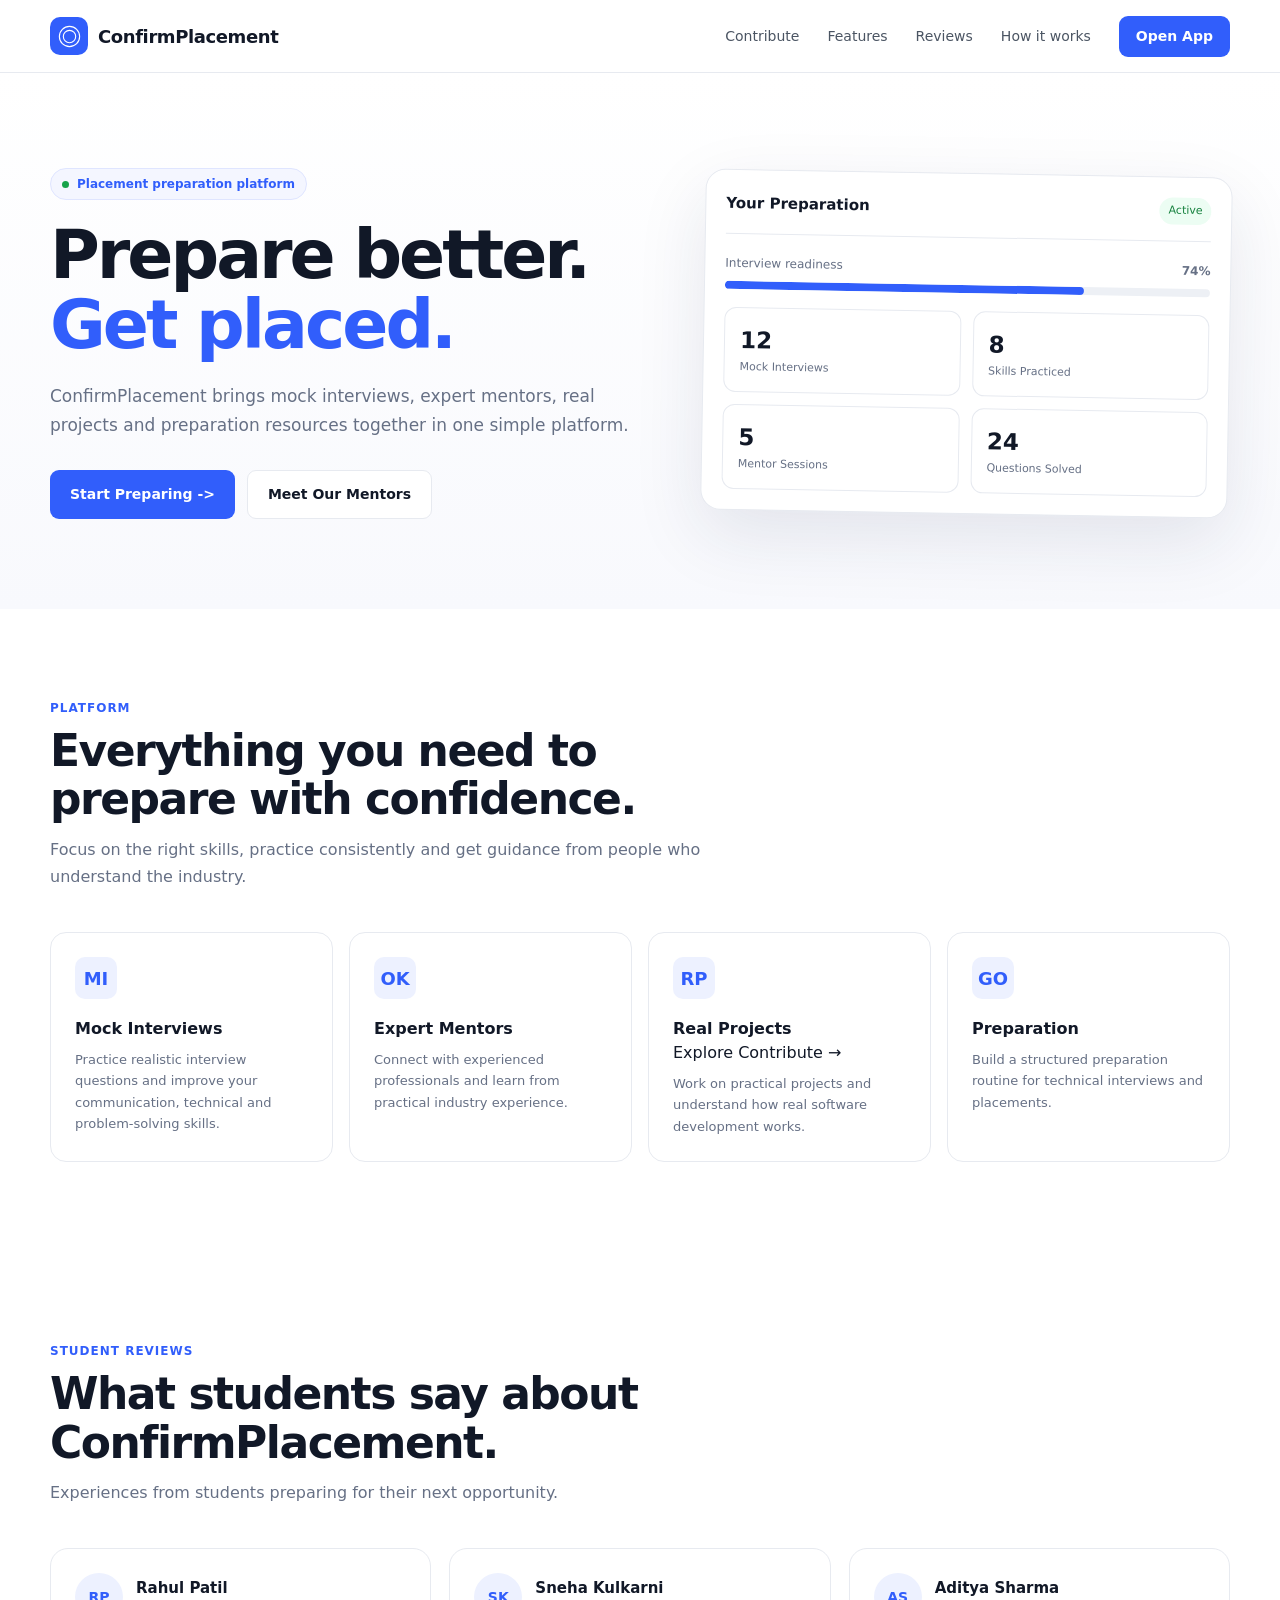
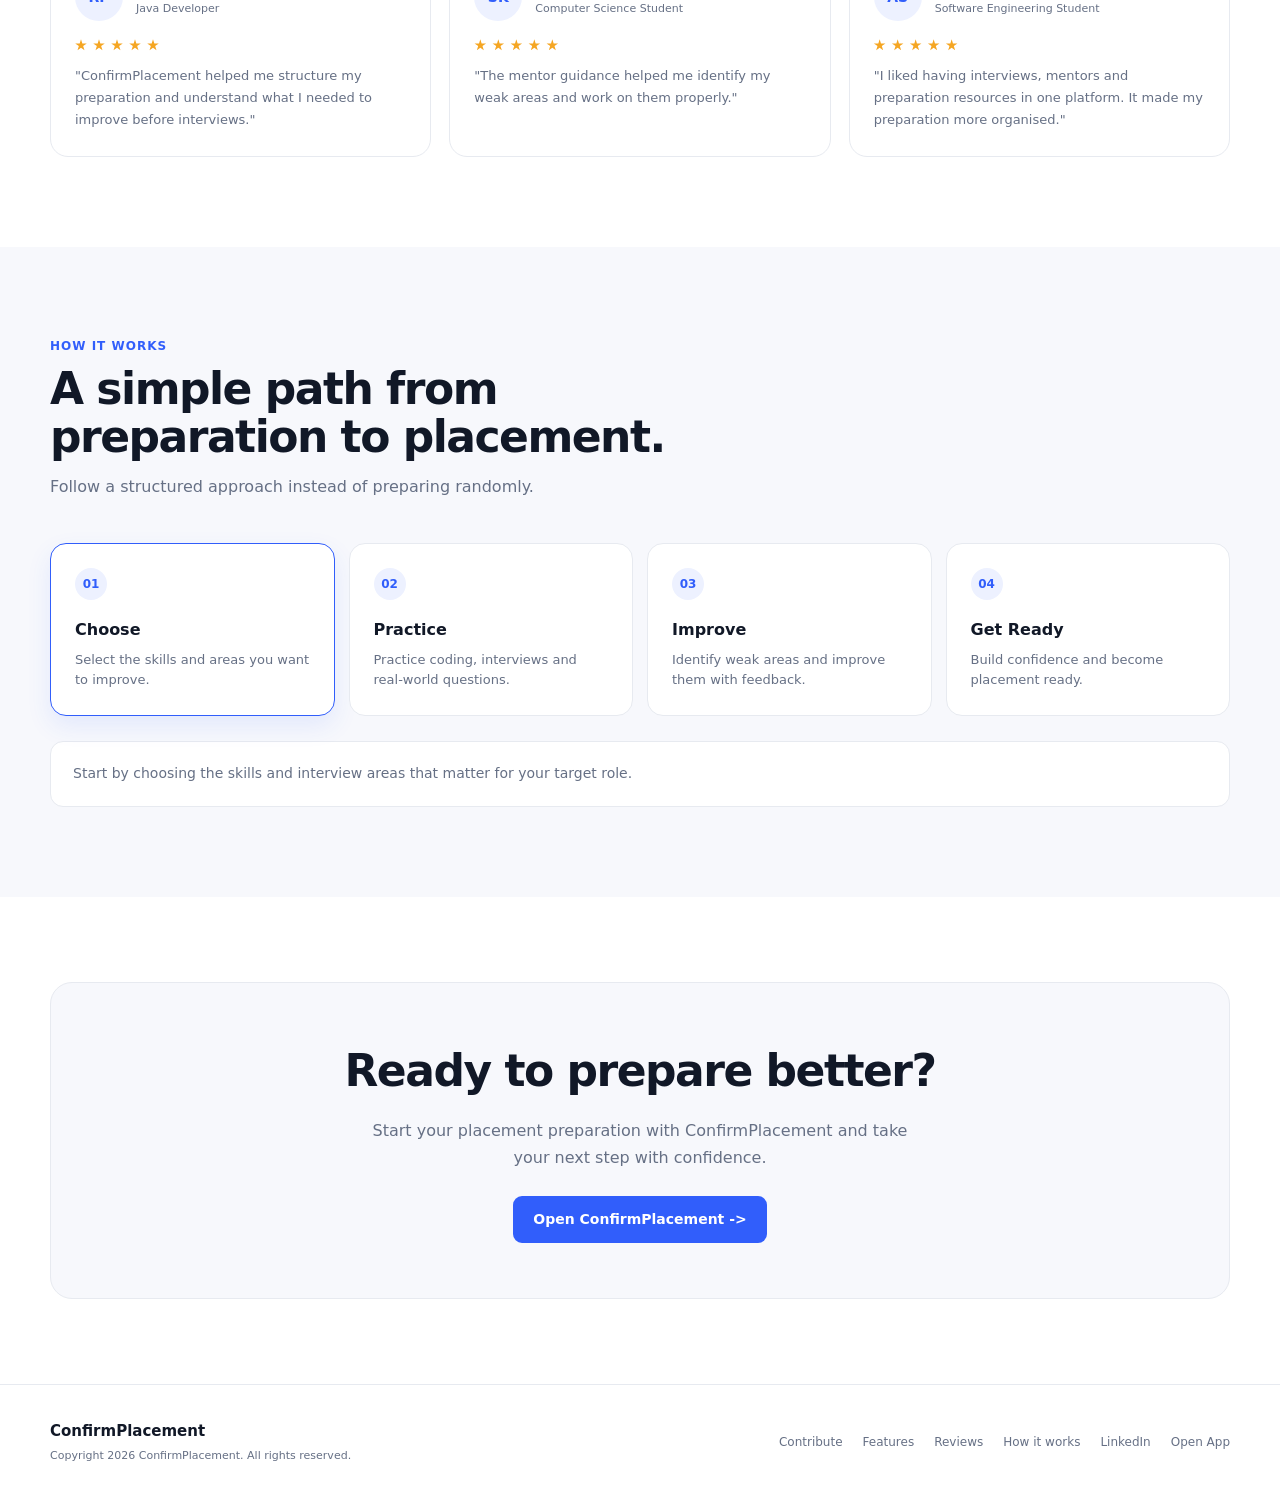
<file: index.html>
<!DOCTYPE html>
<html lang="en">
<head>
    <meta charset="UTF-8">
    <meta name="viewport" content="width=device-width, initial-scale=1.0">

    <meta
        name="description"
        content="ConfirmPlacement - Prepare better, practice smarter and get placement ready."
    >

    <title>ConfirmPlacement | Prepare Better. Get Placed.</title>

    <link rel="stylesheet" href="/assets/css/home.css">
</head>


<body>


<!-- =========================
     NAVBAR
========================= -->

<header class="navbar">

    <div class="container nav-inner">

        <a
            href="#"
            class="logo"
            aria-label="ConfirmPlacement Home"
        >

            <div class="logo-mark">

                <svg
                    viewBox="0 0 48 48"
                    class="logo-svg"
                    aria-hidden="true"
                >

                    <circle
                        cx="24"
                        cy="24"
                        r="18"
                        class="target-circle"
                    />

                    <circle
                        cx="24"
                        cy="24"
                        r="11"
                        class="target-inner"
                    />

                    <path
                        d="M16 24.5 L21.5 30 L33 18"
                        class="check"
                    />

                </svg>

            </div>

            <span>
                ConfirmPlacement
            </span>

        </a>


        <button
            class="menu-button"
            id="menuButton"
            aria-label="Open navigation"
            aria-expanded="false"
        >
            MENU
        </button>


        <nav
            class="nav-links"
            id="navLinks"
        >
            <a href="/contribute/">Contribute</a>

            <a href="#features">
                Features
            </a>

            <a href="#reviews">
                Reviews
            </a>

            <a href="#how-it-works">
                How it works
            </a>

            <a
                href="https://app.confirmplacement.com"
                class="nav-button"
            >
                Open App
            </a>

        </nav>

    </div>

</header>


<main>


<!-- =========================
     HERO
========================= -->

<section class="hero">

    <div class="container hero-grid">


        <div>

            <div class="hero-label">

                <span></span>

                Placement preparation platform

            </div>


            <h1>

                Prepare better.

                <span>
                    Get placed.
                </span>

            </h1>


            <p class="hero-text">

                ConfirmPlacement brings mock interviews,
                expert mentors, real projects and
                preparation resources together in one
                simple platform.

            </p>


            <div class="hero-actions">

                <a
                    href="https://app.confirmplacement.com"
                    class="primary-button"
                >
                    Start Preparing ->
                </a>


                <a
                    href="#mentors"
                    class="secondary-button"
                >
                    Meet Our Mentors
                </a>

            </div>

        </div>


        <!-- DASHBOARD -->

        <div class="preview">

            <div class="dashboard-card">


                <div class="dashboard-top">

                    <div class="dashboard-title">
                        Your Preparation
                    </div>

                    <div class="dashboard-status">
                        Active
                    </div>

                </div>


                <div class="dashboard-body">


                    <div class="progress-title">

                        <span>
                            Interview readiness
                        </span>

                        <strong>
                            74%
                        </strong>

                    </div>


                    <div class="progress">

                        <div class="progress-bar"></div>

                    </div>


                    <div class="preview-grid">


                        <div class="preview-item">

                            <div class="preview-number">
                                12
                            </div>

                            <div class="preview-label">
                                Mock Interviews
                            </div>

                        </div>


                        <div class="preview-item">

                            <div class="preview-number">
                                8
                            </div>

                            <div class="preview-label">
                                Skills Practiced
                            </div>

                        </div>


                        <div class="preview-item">

                            <div class="preview-number">
                                5
                            </div>

                            <div class="preview-label">
                                Mentor Sessions
                            </div>

                        </div>


                        <div class="preview-item">

                            <div class="preview-number">
                                24
                            </div>

                            <div class="preview-label">
                                Questions Solved
                            </div>

                        </div>


                    </div>

                </div>

            </div>

        </div>

    </div>

</section>


<!-- =========================
     FEATURES
========================= -->

<section
    class="section"
    id="features"
>

    <div class="container">


        <div class="section-heading">

            <div class="label">
                Platform
            </div>


            <h2>
                Everything you need to prepare with confidence.
            </h2>


            <p>
                Focus on the right skills, practice consistently
                and get guidance from people who understand
                the industry.
            </p>

        </div>


        <div class="feature-grid">


            <div class="feature-card">

                <div class="feature-icon">
                    MI
                </div>

                <h3>
                    Mock Interviews
                </h3>

                <p>
                    Practice realistic interview questions
                    and improve your communication,
                    technical and problem-solving skills.
                </p>

            </div>


            <div class="feature-card">

                <div class="feature-icon">
                    OK
                </div>

                <h3>
                    Expert Mentors
                </h3>

                <p>
                    Connect with experienced professionals
                    and learn from practical industry
                    experience.
                </p>

            </div>


            <div class="feature-card">

                <div class="feature-icon">
                    RP
                </div>

                <h3>
                    Real Projects
                </h3>
                <a href="/contribute/">Explore Contribute &rarr;</a>

                <p>
                    Work on practical projects and understand
                    how real software development works.
                </p>

            </div>


            <div class="feature-card">

                <div class="feature-icon">
                    GO
                </div>

                <h3>
                    Preparation
                </h3>

                <p>
                    Build a structured preparation routine
                    for technical interviews and placements.
                </p>

            </div>


        </div>

    </div>

</section>


<!-- =========================\n     REVIEWS
========================= -->

<section
    class="section"
    id="reviews"
>

    <div class="container">


        <div class="section-heading">

            <div class="label">
                Student Reviews
            </div>


            <h2>
                What students say about ConfirmPlacement.
            </h2>


            <p>
                Experiences from students preparing
                for their next opportunity.
            </p>

        </div>


        <div class="review-grid">


            <!-- REVIEW 1 -->

            <div class="review-card">


                <div class="review-top">

                    <div class="review-avatar">
                        RP
                    </div>


                    <div>

                        <h3>
                            Rahul Patil
                        </h3>

                        <div class="review-role">
                            Java Developer
                        </div>

                    </div>

                </div>


                <div class="review-stars">

                    <span class="star"></span>
                    <span class="star"></span>
                    <span class="star"></span>
                    <span class="star"></span>
                    <span class="star"></span>

                </div>


                <p class="review-text">

                    "ConfirmPlacement helped me structure
                    my preparation and understand what I
                    needed to improve before interviews."

                </p>

            </div>


            <!-- REVIEW 2 -->

            <div class="review-card">


                <div class="review-top">

                    <div class="review-avatar">
                        SK
                    </div>


                    <div>

                        <h3>
                            Sneha Kulkarni
                        </h3>

                        <div class="review-role">
                            Computer Science Student
                        </div>

                    </div>

                </div>


                <div class="review-stars">

                    <span class="star"></span>
                    <span class="star"></span>
                    <span class="star"></span>
                    <span class="star"></span>
                    <span class="star"></span>

                </div>


                <p class="review-text">

                    "The mentor guidance helped me identify
                    my weak areas and work on them properly."

                </p>

            </div>


            <!-- REVIEW 3 -->

            <div class="review-card">


                <div class="review-top">

                    <div class="review-avatar">
                        AS
                    </div>


                    <div>

                        <h3>
                            Aditya Sharma
                        </h3>

                        <div class="review-role">
                            Software Engineering Student
                        </div>

                    </div>

                </div>


                <div class="review-stars">

                    <span class="star"></span>
                    <span class="star"></span>
                    <span class="star"></span>
                    <span class="star"></span>
                    <span class="star"></span>

                </div>


                <p class="review-text">

                    "I liked having interviews, mentors
                    and preparation resources in one platform.
                    It made my preparation more organised."

                </p>

            </div>


        </div>

    </div>

</section>


<!-- =========================
     HOW IT WORKS
========================= -->

<section
    class="section section-light"
    id="how-it-works"
>

    <div class="container">


        <div class="section-heading">

            <div class="label">
                How it works
            </div>


            <h2>
                A simple path from preparation to placement.
            </h2>


            <p>
                Follow a structured approach instead of
                preparing randomly.
            </p>

        </div>


        <div class="steps">


            <div
                class="step active"
                data-step="0"
            >

                <div class="step-number">
                    01
                </div>

                <h3>
                    Choose
                </h3>

                <p>
                    Select the skills and areas you want
                    to improve.
                </p>

            </div>


            <div
                class="step"
                data-step="1"
            >

                <div class="step-number">
                    02
                </div>

                <h3>
                    Practice
                </h3>

                <p>
                    Practice coding, interviews and
                    real-world questions.
                </p>

            </div>


            <div
                class="step"
                data-step="2"
            >

                <div class="step-number">
                    03
                </div>

                <h3>
                    Improve
                </h3>

                <p>
                    Identify weak areas and improve them
                    with feedback.
                </p>

            </div>


            <div
                class="step"
                data-step="3"
            >

                <div class="step-number">
                    04
                </div>

                <h3>
                    Get Ready
                </h3>

                <p>
                    Build confidence and become
                    placement ready.
                </p>

            </div>


        </div>


        <div
            class="step-detail"
            id="stepDetail"
        >
            Start by choosing the skills and interview
            areas that matter for your target role.
        </div>


    </div>

</section>


<!-- =========================
     CTA
========================= -->

<section class="cta">

    <div class="container">


        <div class="cta-box">

            <h2>
                Ready to prepare better?
            </h2>


            <p>
                Start your placement preparation with
                ConfirmPlacement and take your next step
                with confidence.
            </p>


            <a
                href="https://app.confirmplacement.com"
                class="primary-button"
            >
                Open ConfirmPlacement ->
            </a>

        </div>


    </div>

</section>


</main>


<!-- =========================
     FOOTER
========================= -->

<footer>

    <div class="container footer-inner">


        <div>

            <div class="footer-brand">
                ConfirmPlacement
            </div>


            <div class="footer-copy">
                Copyright 2026 ConfirmPlacement.
                All rights reserved.
            </div>

        </div>


        <div class="footer-links">
            <a href="/contribute/">Contribute</a>

            <a href="#features">
                Features
            </a>

            <a href="#reviews">
                Reviews
            </a>

            <a href="#how-it-works">
                How it works
            </a>


            <a
                href="https://www.linkedin.com/"
                target="_blank"
                rel="noopener"
            >
                LinkedIn
            </a>


            <a href="https://app.confirmplacement.com">
                Open App
            </a>

        </div>


    </div>

</footer>


<script src="/assets/js/home.js" defer></script>


</body>
</html>
</file>
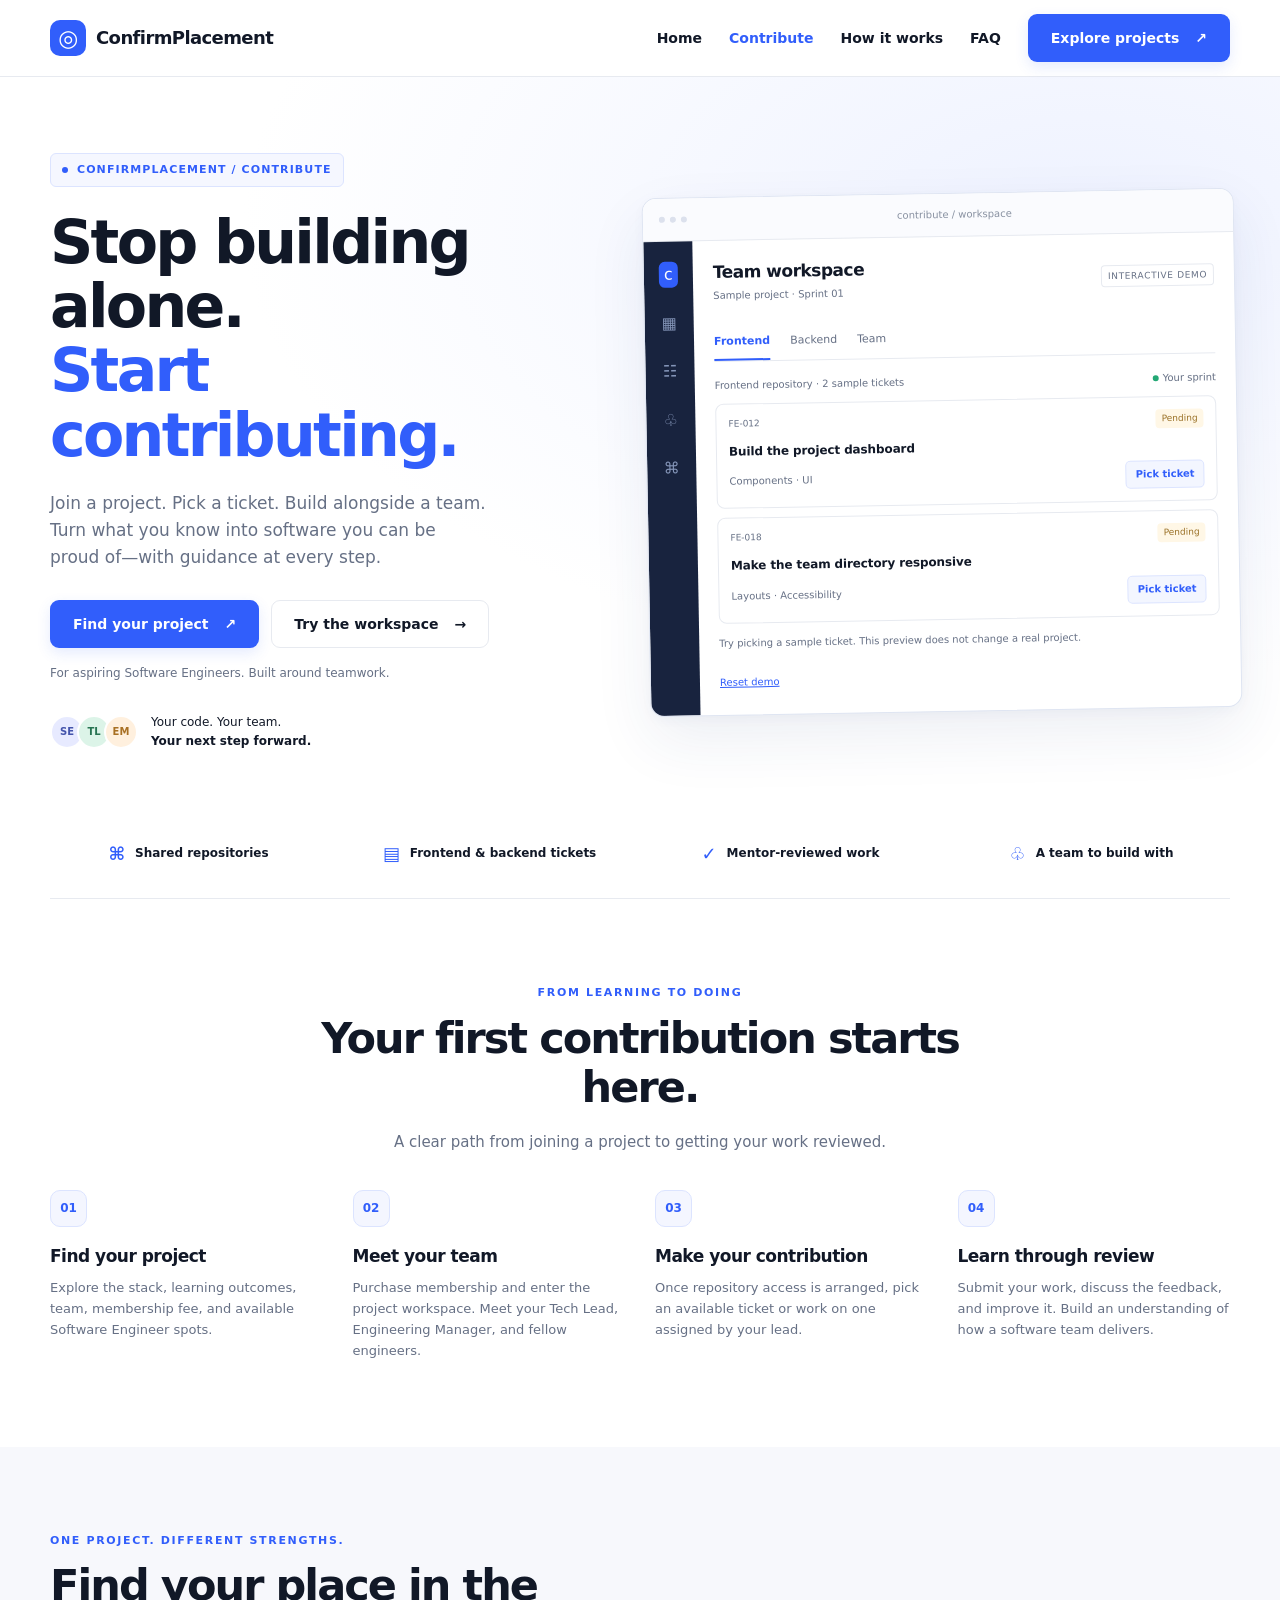
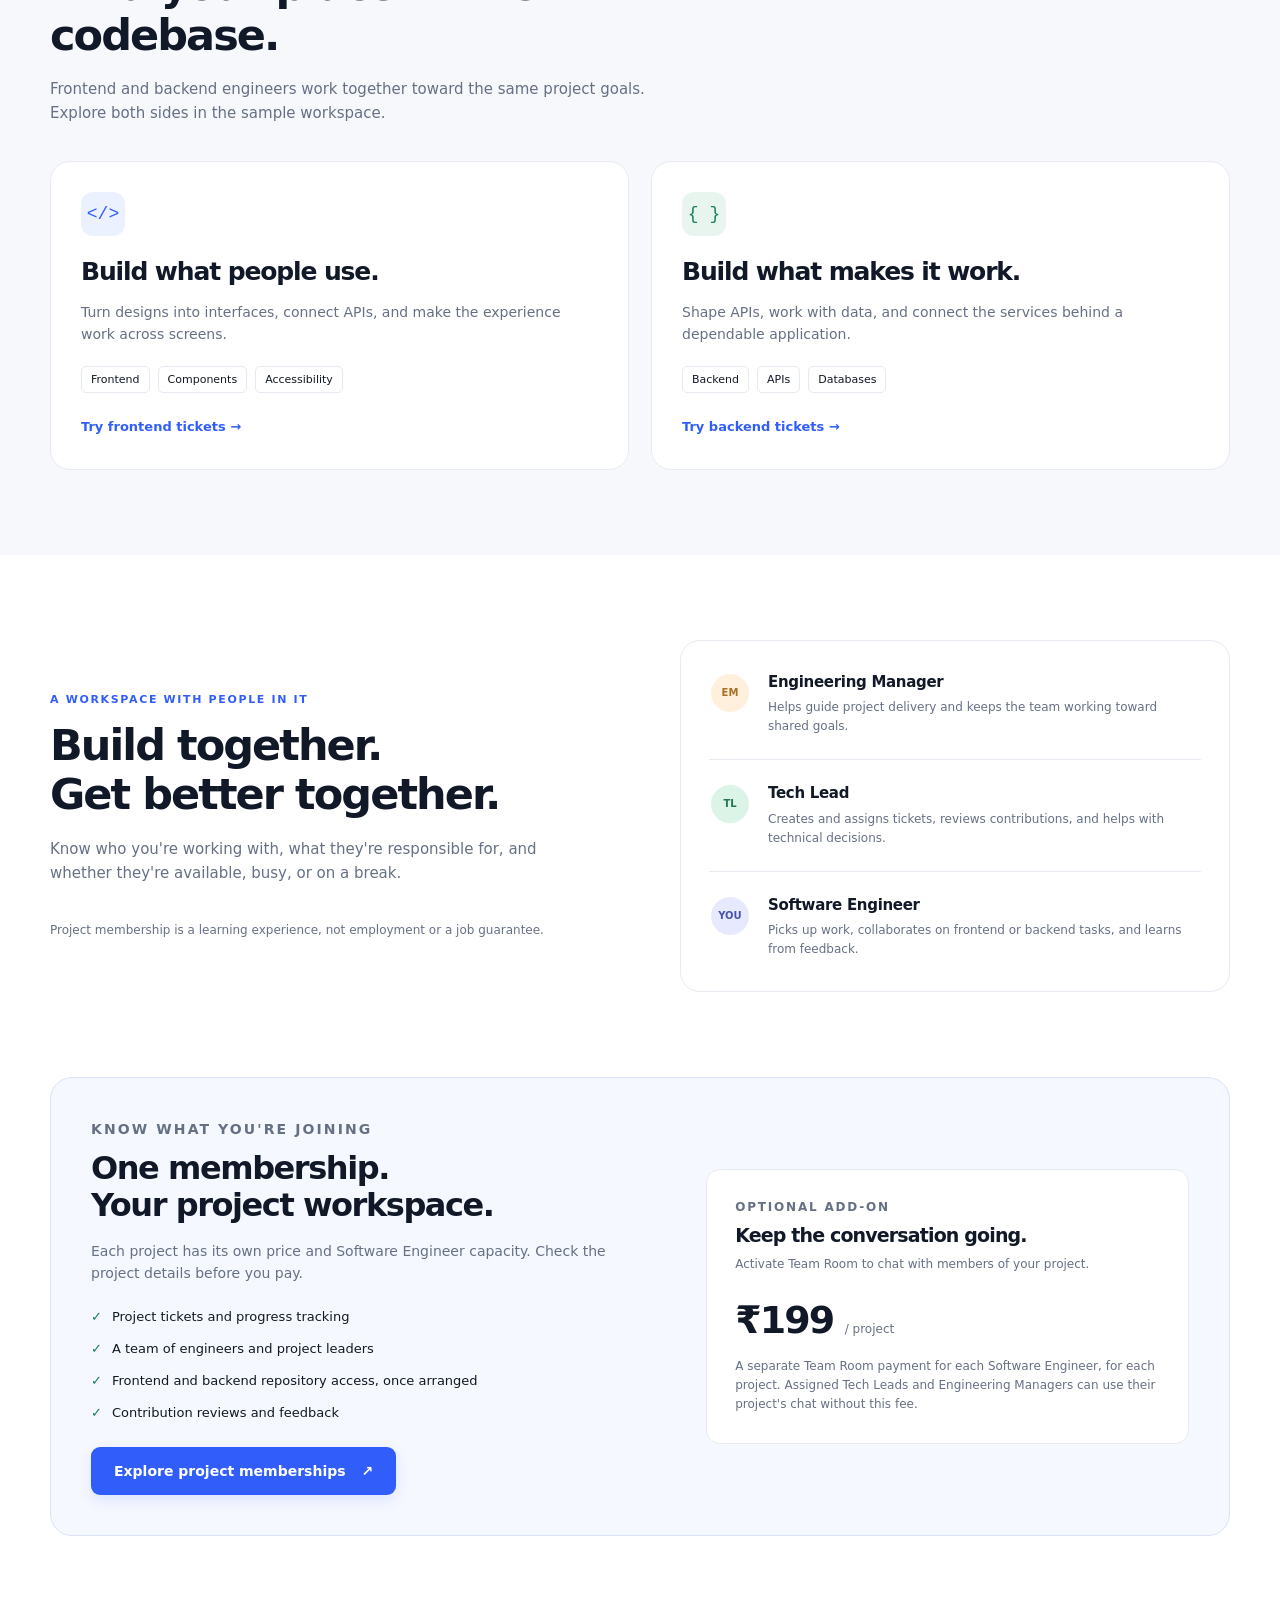
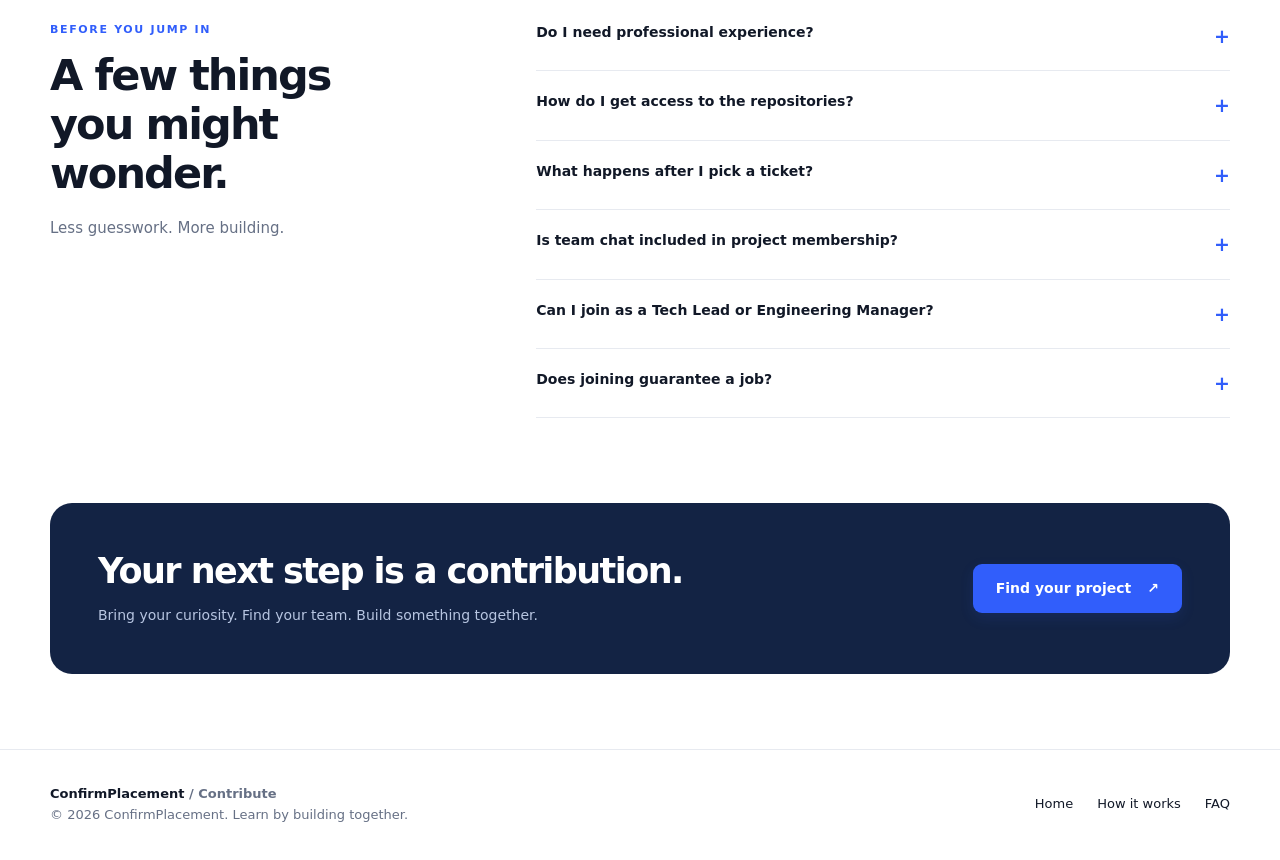
<file: contribute/index.html>
<!doctype html>
<html lang="en">
<head>
  <meta charset="utf-8">
  <meta name="viewport" content="width=device-width, initial-scale=1">
  <title>Contribute | Build with a team. Learn by shipping.</title>
  <meta name="description" content="Join a project as a Software Engineer. Work on frontend or backend tickets, collaborate with Tech Leads, and learn through code review with ConfirmPlacement Contribute.">
  <link rel="canonical" href="https://confirmplacement.com/contribute/">
  <meta property="og:title" content="ConfirmPlacement Contribute — Build with a team">
  <meta property="og:description" content="Real project workflows. Shared repositories. Guidance from Tech Leads. Your next step from learning to contributing.">
  <meta property="og:url" content="https://confirmplacement.com/contribute/">
  <meta property="og:type" content="website">
  <link rel="stylesheet" href="/assets/css/base.css">
  <link rel="stylesheet" href="/assets/css/contribute.css">
  <script type="module" src="/assets/js/contribute/index.js"></script>
</head>
<body>
  <a class="skip-link" href="#main">Skip to content</a>
  <header class="site-header">
    <div class="container header-inner">
      <a class="brand" href="/" aria-label="ConfirmPlacement home"><span class="brand-mark" aria-hidden="true">◎</span>ConfirmPlacement</a>
      <button class="menu-toggle" type="button" aria-controls="site-nav" aria-expanded="false" aria-label="Open navigation"><span aria-hidden="true">&#9776;</span><span class="sr-only">Menu</span></button>
      <nav class="site-nav" id="site-nav" aria-label="Main navigation">
        <a href="/">Home</a><a href="/contribute/" aria-current="page">Contribute</a><a href="#how-it-works">How it works</a><a href="#questions">FAQ</a>
        <button class="button primary" type="button" data-open-app>Explore projects <span aria-hidden="true">↗</span></button>
      </nav>
    </div>
  </header>
  <main id="main">
    <section class="hero" aria-labelledby="hero-title">
      <div class="container hero-grid">
        <div class="hero-copy">
          <div class="product-label"><span aria-hidden="true"></span> CONFIRMPLACEMENT / CONTRIBUTE</div>
          <h1 id="hero-title">Stop building alone.<br><em>Start contributing.</em></h1>
          <p>Join a project. Pick a ticket. Build alongside a team. Turn what you know into software you can be proud of—with guidance at every step.</p>
          <div class="hero-actions">
            <button class="button primary" type="button" data-open-app>Find your project <span aria-hidden="true">↗</span></button>
            <a class="button secondary" href="#workspace-preview">Try the workspace <span aria-hidden="true">→</span></a>
          </div>
          <p class="hero-note">For aspiring Software Engineers. Built around teamwork.</p>
          <div class="hero-proof"><div class="avatar-stack" aria-hidden="true"><span class="avatar">SE</span><span class="avatar green">TL</span><span class="avatar orange">EM</span></div><span>Your code. Your team.<br><strong>Your next step forward.</strong></span></div>
        </div>
        <div class="workspace" id="workspace-preview" aria-label="Interactive sample project workspace">
          <div class="window-bar"><i class="window-dot"></i><i class="window-dot"></i><i class="window-dot"></i><span>contribute / workspace</span></div>
          <div class="workspace-body">
            <div class="workspace-rail" aria-hidden="true"><span class="rail-logo">c</span><span>▦</span><span>☷</span><span>♧</span><span>⌘</span></div>
            <div class="workspace-main">
              <div class="workspace-heading"><div><h2>Team workspace</h2><p>Sample project · Sprint 01</p></div><span class="preview-badge">Interactive demo</span></div>
              <div class="workspace-tabs" role="group" aria-label="Workspace view">
                <button type="button" data-view="frontend" aria-pressed="true">Frontend</button>
                <button type="button" data-view="backend" aria-pressed="false">Backend</button>
                <button type="button" data-view="team" aria-pressed="false">Team</button>
              </div>
              <div id="workspace-content"></div>
              <p class="demo-note" id="demo-message" role="status">Try picking a sample ticket. This preview does not change a real project.</p>
              <button class="demo-reset" type="button" id="reset-demo">Reset demo</button>
              <noscript><p class="small-note">Enable JavaScript to try the sample ticket board. In the app, you can pick tickets, submit work, and receive a Tech Lead's review.</p></noscript>
            </div>
          </div>
        </div>
      </div>
    </section>
    <div class="container feature-strip" aria-label="What you get"><div><span aria-hidden="true">⌘</span> Shared repositories</div><div><span aria-hidden="true">▤</span> Frontend &amp; backend tickets</div><div><span aria-hidden="true">✓</span> Mentor-reviewed work</div><div><span aria-hidden="true">♧</span> A team to build with</div></div>
    <section class="section" id="how-it-works">
      <div class="container">
        <div class="section-heading center"><p class="eyebrow">FROM LEARNING TO DOING</p><h2>Your first contribution starts here.</h2><p>A clear path from joining a project to getting your work reviewed.</p></div>
        <div class="steps">
          <article><div class="step-number">01</div><h3>Find your project</h3><p>Explore the stack, learning outcomes, team, membership fee, and available Software Engineer spots.</p></article>
          <article><div class="step-number">02</div><h3>Meet your team</h3><p>Purchase membership and enter the project workspace. Meet your Tech Lead, Engineering Manager, and fellow engineers.</p></article>
          <article><div class="step-number">03</div><h3>Make your contribution</h3><p>Once repository access is arranged, pick an available ticket or work on one assigned by your lead.</p></article>
          <article><div class="step-number">04</div><h3>Learn through review</h3><p>Submit your work, discuss the feedback, and improve it. Build an understanding of how a software team delivers.</p></article>
        </div>
      </div>
    </section>
    <section class="section soft" id="engineering-paths">
      <div class="container">
        <div class="section-heading"><p class="eyebrow">ONE PROJECT. DIFFERENT STRENGTHS.</p><h2>Find your place in the codebase.</h2><p>Frontend and backend engineers work together toward the same project goals. Explore both sides in the sample workspace.</p></div>
        <div class="path-grid">
          <article class="path-card"><div class="path-icon" aria-hidden="true">&lt;/&gt;</div><h3>Build what people use.</h3><p>Turn designs into interfaces, connect APIs, and make the experience work across screens.</p><div class="tags"><span>Frontend</span><span>Components</span><span>Accessibility</span></div><button class="text-link" type="button" data-preview-track="frontend">Try frontend tickets <span aria-hidden="true">→</span></button></article>
          <article class="path-card"><div class="path-icon" aria-hidden="true">{ }</div><h3>Build what makes it work.</h3><p>Shape APIs, work with data, and connect the services behind a dependable application.</p><div class="tags"><span>Backend</span><span>APIs</span><span>Databases</span></div><button class="text-link" type="button" data-preview-track="backend">Try backend tickets <span aria-hidden="true">→</span></button></article>
        </div>
      </div>
    </section>
    <section class="section">
      <div class="container team-section">
        <div><div class="section-heading"><p class="eyebrow">A WORKSPACE WITH PEOPLE IN IT</p><h2>Build together.<br>Get better together.</h2><p>Know who you're working with, what they're responsible for, and whether they're available, busy, or on a break.</p></div><p class="small-note">Project membership is a learning experience, not employment or a job guarantee.</p></div>
        <div class="role-list">
          <article class="role-row"><span class="avatar orange" aria-hidden="true">EM</span><div><h3>Engineering Manager</h3><p>Helps guide project delivery and keeps the team working toward shared goals.</p></div></article>
          <article class="role-row"><span class="avatar green" aria-hidden="true">TL</span><div><h3>Tech Lead</h3><p>Creates and assigns tickets, reviews contributions, and helps with technical decisions.</p></div></article>
          <article class="role-row"><span class="avatar" aria-hidden="true">YOU</span><div><h3>Software Engineer</h3><p>Picks up work, collaborates on frontend or backend tasks, and learns from feedback.</p></div></article>
        </div>
      </div>
    </section>
    <section class="container membership" aria-labelledby="membership-title">
      <div><p class="eyebrow">KNOW WHAT YOU'RE JOINING</p><h2 id="membership-title">One membership.<br>Your project workspace.</h2><p>Each project has its own price and Software Engineer capacity. Check the project details before you pay.</p><ul class="included"><li>Project tickets and progress tracking</li><li>A team of engineers and project leaders</li><li>Frontend and backend repository access, once arranged</li><li>Contribution reviews and feedback</li></ul><button class="button primary" type="button" data-open-app>Explore project memberships <span aria-hidden="true">↗</span></button></div>
      <aside class="room-card"><p class="eyebrow">OPTIONAL ADD-ON</p><h3>Keep the conversation going.</h3><p>Activate Team Room to chat with members of your project.</p><div class="room-price">₹199 <span>/ project</span></div><p>A separate Team Room payment for each Software Engineer, for each project. Assigned Tech Leads and Engineering Managers can use their project's chat without this fee.</p></aside>
    </section>
    <section class="section" id="questions">
      <div class="container faq-layout">
        <div class="section-heading"><p class="eyebrow">BEFORE YOU JUMP IN</p><h2>A few things<br>you might wonder.</h2><p>Less guesswork. More building.</p></div>
        <div class="faq-list">
          <details><summary>Do I need professional experience?</summary><p>You don't need a job title to start. Look for a project whose difficulty and technology match your skills, and read its learning outcomes before joining.</p></details>
          <details><summary>How do I get access to the repositories?</summary><p>After you join, the project team arranges access to the frontend and backend repositories. You may need to share your GitHub or GitLab account details and accept an invitation. Access may take some time; it is not instant after payment.</p></details>
          <details><summary>What happens after I pick a ticket?</summary><p>Work on the ticket and submit your contribution for review. Your lead reviews the work and can accept it or request changes. Leads can also assign specific tickets to engineers in the project.</p></details>
          <details><summary>Is team chat included in project membership?</summary><p>No. Software Engineers can activate the Team Room with a separate ₹199 payment for that project. Buying chat access for one project does not unlock it for other projects.</p></details>
          <details><summary>Can I join as a Tech Lead or Engineering Manager?</summary><p>Yes, through the separate team portal. Create an account, complete KYC, and wait for admin approval. Once approved, request access to a project and confirm the request. Admin-approved project access for these roles does not require a membership payment.</p></details>
          <details><summary>Does joining guarantee a job?</summary><p>No. Contribute gives you a place to practice collaboration, work on project tasks, and learn from reviews. It is not an employment contract or a placement guarantee.</p></details>
        </div>
      </div>
    </section>
    <section class="container closing"><div><h2>Your next step is a contribution.</h2><p>Bring your curiosity. Find your team. Build something together.</p></div><button class="button primary" type="button" data-open-app>Find your project <span aria-hidden="true">↗</span></button></section>
  </main>
  <footer class="site-footer"><div class="container footer-inner"><div><strong>ConfirmPlacement <span class="muted">/ Contribute</span></strong><p class="muted">© 2026 ConfirmPlacement. Learn by building together.</p></div><nav class="footer-links" aria-label="Footer navigation"><a href="/">Home</a><a href="#how-it-works">How it works</a><a href="#questions">FAQ</a></nav></div></footer>
  <dialog class="app-dialog" id="app-dialog" aria-labelledby="dialog-title" aria-describedby="dialog-description"><h2 id="dialog-title">Explore the workspace first.</h2><p id="dialog-description">Project enrollment isn't available from this page yet. You can try the interactive workspace above to see how contributing works.</p><form method="dialog"><button class="button primary">Got it</button></form></dialog>
</body>
</html>
</file>
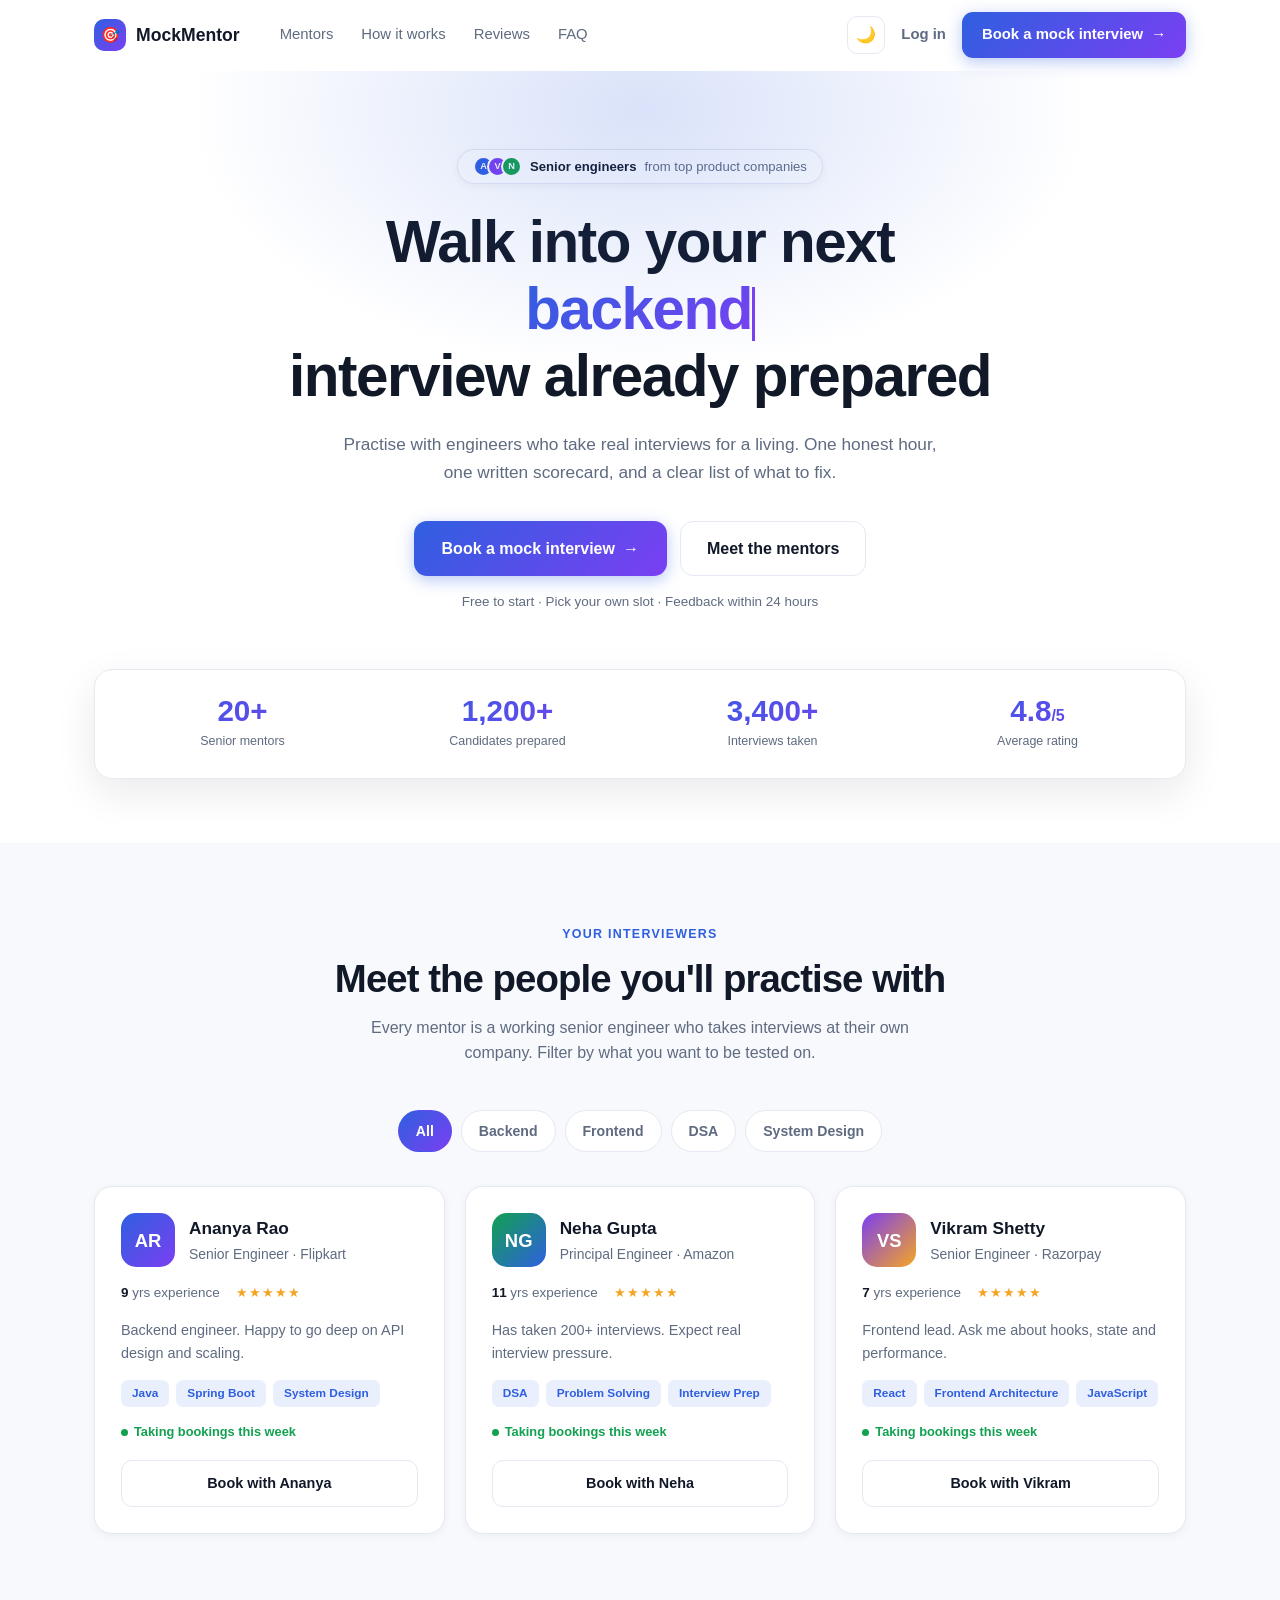
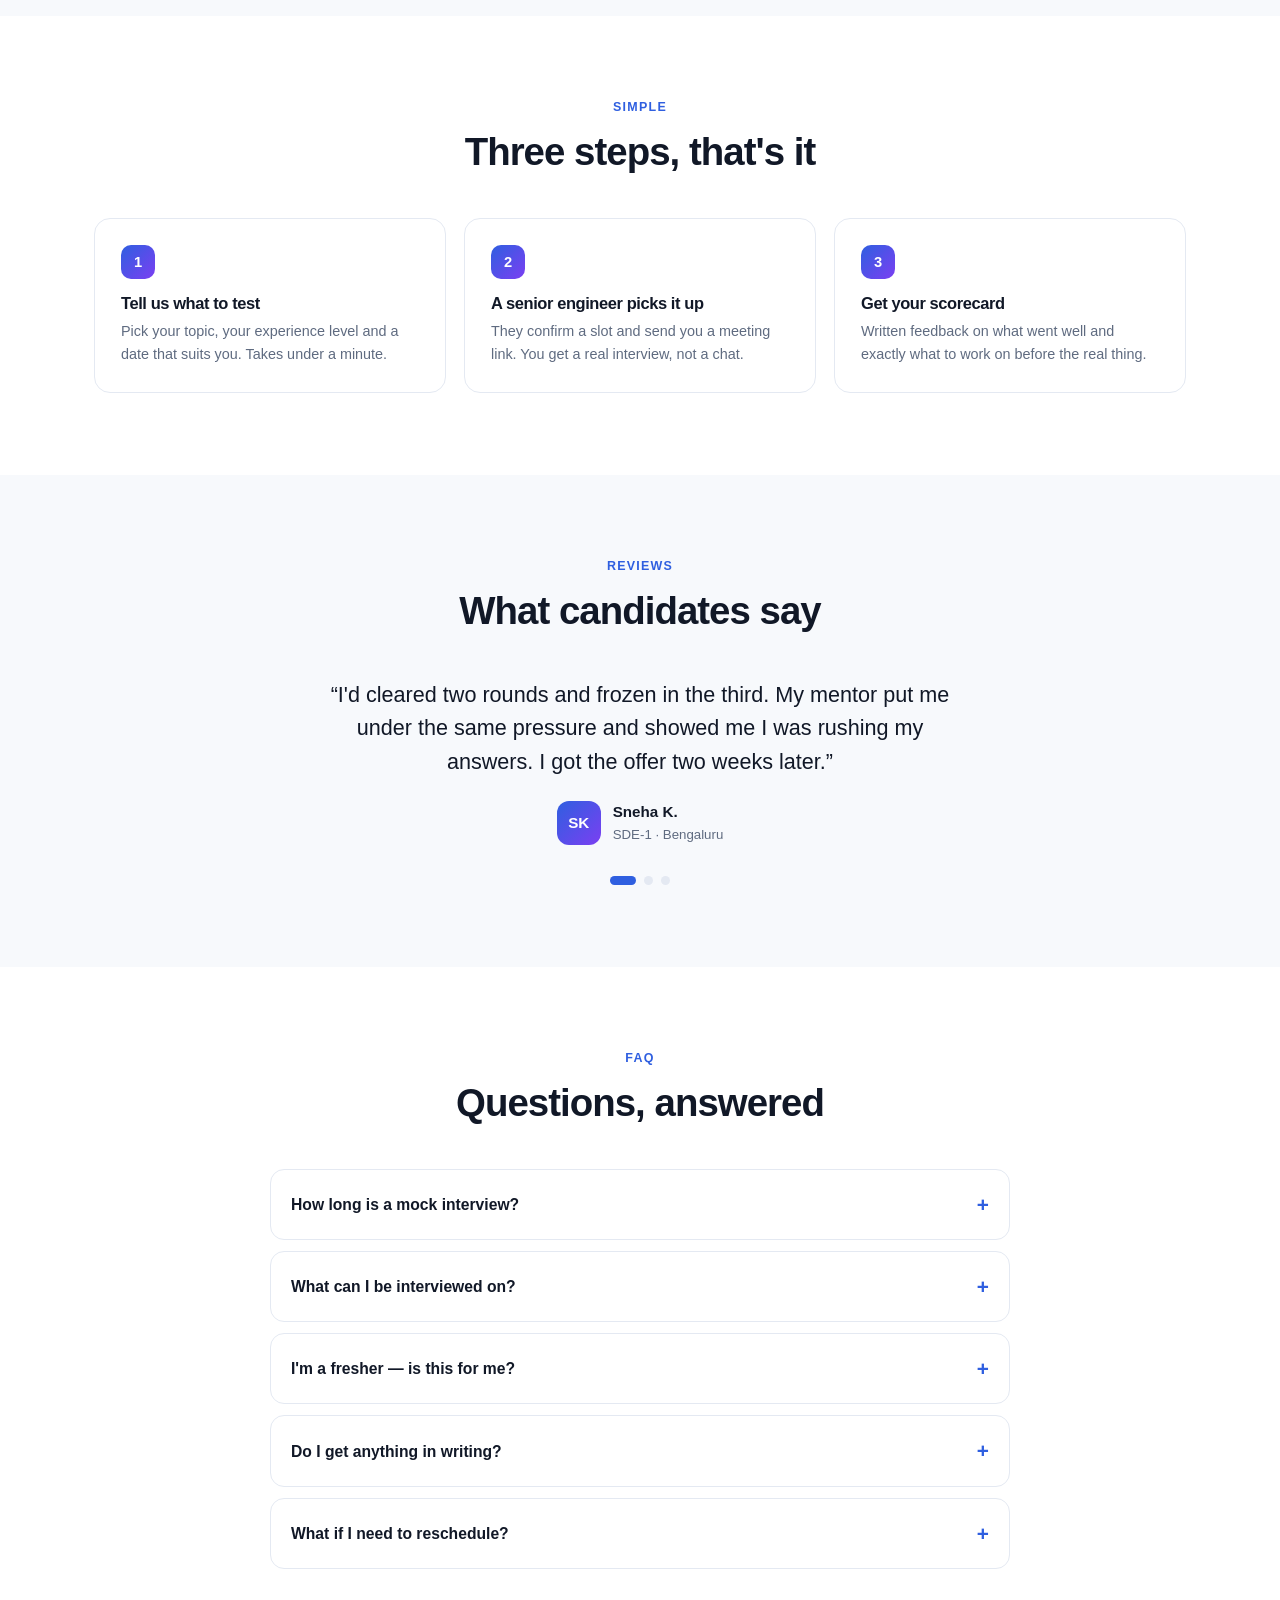
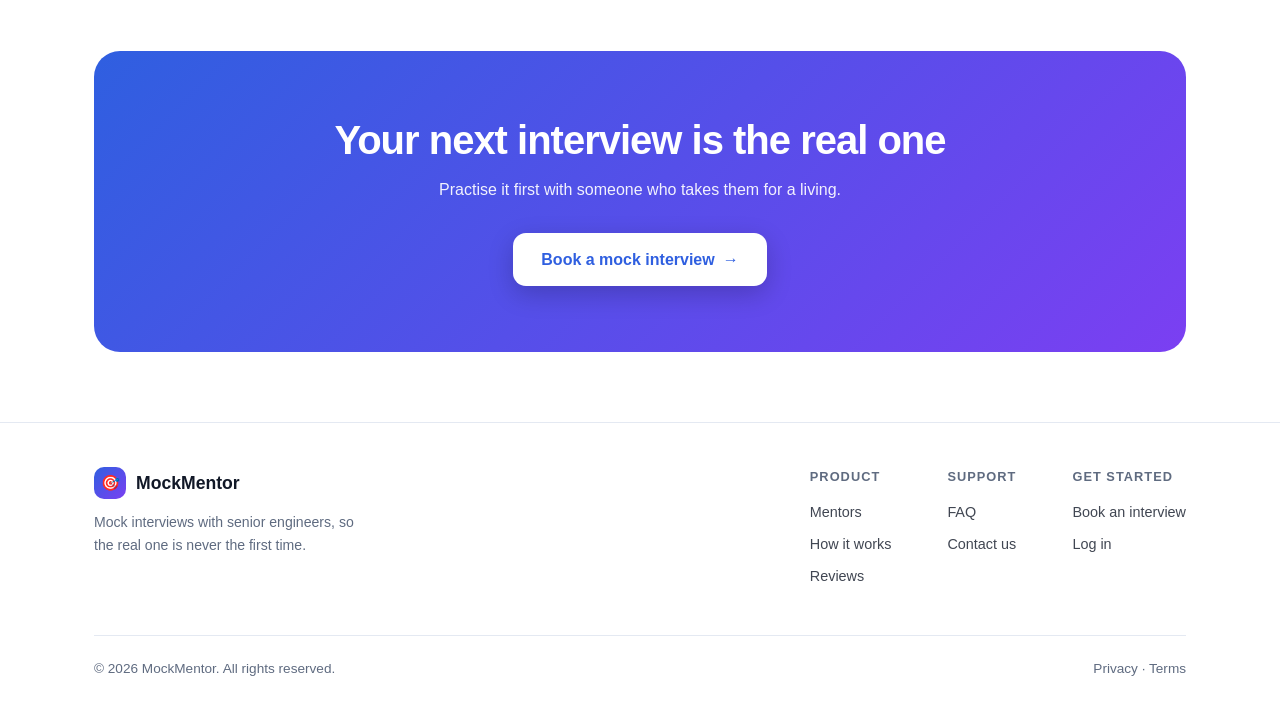
<file: landing/index.html>
<!DOCTYPE html>
<html lang="en" data-theme="light">
<head>
<meta charset="UTF-8" />
<meta name="viewport" content="width=device-width, initial-scale=1.0" />
<title>MockMentor — Mock interviews with senior engineers</title>
<meta name="description" content="Practise real interviews with senior engineers from top product companies. Get honest feedback and know exactly what to fix." />
<link rel="icon" href="data:image/svg+xml,<svg xmlns='http://www.w3.org/2000/svg' viewBox='0 0 100 100'><text y='.9em' font-size='90'>🎯</text></svg>" />
<style>
  *, *::before, *::after { box-sizing: border-box; }

  :root {
    --bg: #ffffff;
    --bg-alt: #f7f9fc;
    --surface: #ffffff;
    --border: #e4e9f2;
    --text: #111827;
    --muted: #5f6b80;
    --brand: #2f5fe0;
    --brand-2: #7b3ff2;
    --gold: #f5a524;
    --green: #12a150;
    --shadow-sm: 0 2px 8px rgba(17, 24, 39, 0.05);
    --shadow: 0 14px 40px rgba(17, 24, 39, 0.09);
  }

  [data-theme="dark"] {
    --bg: #0b0f1a;
    --bg-alt: #111726;
    --surface: #141b2b;
    --border: #242e44;
    --text: #f0f3fa;
    --muted: #98a3ba;
    --brand: #7b9dff;
    --brand-2: #b085ff;
    --gold: #fbbf24;
    --green: #34d399;
    --shadow-sm: 0 2px 8px rgba(0,0,0,.3);
    --shadow: 0 14px 40px rgba(0, 0, 0, 0.5);
  }

  html { scroll-behavior: smooth; }

  body {
    margin: 0;
    background: var(--bg);
    color: var(--text);
    font-family: -apple-system, BlinkMacSystemFont, "Segoe UI", Roboto, Helvetica, Arial, sans-serif;
    line-height: 1.6;
    -webkit-font-smoothing: antialiased;
    transition: background .25s ease, color .25s ease;
  }

  h1,h2,h3,h4 { margin: 0; line-height: 1.15; letter-spacing: -0.025em; }
  p { margin: 0; }
  a { color: inherit; }
  img { max-width: 100%; }

  .wrap { max-width: 1140px; margin: 0 auto; padding: 0 24px; }

  /* ---------------- nav ---------------- */

  header.nav {
    position: sticky; top: 0; z-index: 60;
    background: color-mix(in srgb, var(--bg) 85%, transparent);
    backdrop-filter: blur(14px);
    border-bottom: 1px solid transparent;
    transition: border-color .2s ease;
  }
  header.nav.scrolled { border-bottom-color: var(--border); }

  .nav__inner { display: flex; align-items: center; height: 70px; }

  .logo { display: flex; align-items: center; gap: 10px; font-weight: 800; font-size: 1.1rem; text-decoration: none; }
  .logo__mark {
    width: 32px; height: 32px; border-radius: 10px;
    background: linear-gradient(135deg, var(--brand), var(--brand-2));
    display: grid; place-items: center; color: #fff; font-size: .95rem;
  }

  .nav__links { display: flex; gap: 28px; margin-left: 40px; font-size: .93rem; font-weight: 500; }
  .nav__links a { color: var(--muted); text-decoration: none; transition: color .15s ease; }
  .nav__links a:hover { color: var(--text); }

  .nav__right { margin-left: auto; display: flex; align-items: center; gap: 10px; }

  .theme-toggle {
    width: 38px; height: 38px; border-radius: 10px;
    border: 1px solid var(--border); background: var(--surface);
    color: var(--muted); cursor: pointer; font-size: 1rem;
    display: grid; place-items: center;
  }
  .theme-toggle:hover { color: var(--text); }

  .nav__signin {
    font-size: .93rem; font-weight: 600; color: var(--muted);
    text-decoration: none; padding: 9px 6px;
  }
  .nav__signin:hover { color: var(--text); }

  /* the corner button that opens the app */
  .cta {
    display: inline-flex; align-items: center; gap: 8px;
    background: linear-gradient(135deg, var(--brand), var(--brand-2));
    color: #fff; text-decoration: none;
    font-weight: 650; font-size: .93rem;
    padding: 11px 20px; border-radius: 11px;
    box-shadow: 0 4px 16px color-mix(in srgb, var(--brand) 34%, transparent);
    transition: transform .15s ease, box-shadow .15s ease;
    white-space: nowrap; border: none; cursor: pointer;
  }
  .cta:hover { transform: translateY(-1px); box-shadow: 0 9px 26px color-mix(in srgb, var(--brand) 44%, transparent); }
  .cta__arrow { transition: transform .15s ease; }
  .cta:hover .cta__arrow { transform: translateX(3px); }

  .cta--lg { padding: 14px 28px; font-size: 1rem; border-radius: 13px; }

  @media (max-width: 820px) { .nav__links, .nav__signin { display: none; } }

  /* ---------------- hero ---------------- */

  .hero { padding: 78px 0 64px; text-align: center; position: relative; overflow: hidden; }
  .hero::before {
    content:""; position: absolute; top: -220px; left: 50%;
    width: 900px; height: 520px; transform: translateX(-50%);
    background: radial-gradient(closest-side, color-mix(in srgb, var(--brand) 18%, transparent), transparent);
    pointer-events: none;
  }

  .pill {
    display: inline-flex; align-items: center; gap: 8px;
    background: var(--surface); border: 1px solid var(--border);
    border-radius: 999px; padding: 6px 15px; font-size: .82rem;
    color: var(--muted); margin-bottom: 24px; box-shadow: var(--shadow-sm);
  }
  .pill strong { color: var(--text); font-weight: 650; }

  .avatars { display: flex; }
  .avatars span {
    width: 21px; height: 21px; border-radius: 50%;
    border: 2px solid var(--surface); margin-left: -7px;
    display: grid; place-items: center; font-size: .58rem; font-weight: 700; color: #fff;
  }
  .avatars span:first-child { margin-left: 0; }

  .hero h1 { font-size: clamp(2.2rem, 5.6vw, 3.65rem); max-width: 900px; margin-inline: auto; }
  .grad {
    background: linear-gradient(135deg, var(--brand), var(--brand-2));
    -webkit-background-clip: text; background-clip: text; color: transparent;
  }
  .caret { display:inline-block; width:3px; height:.92em; background: var(--brand-2); vertical-align: text-bottom; animation: blink 1s step-end infinite; }
  @keyframes blink { 50% { opacity: 0; } }

  .hero .lede { margin: 22px auto 0; max-width: 600px; color: var(--muted); font-size: 1.08rem; }

  .hero__cta { margin-top: 34px; display: flex; gap: 13px; justify-content: center; flex-wrap: wrap; }

  .btn-2 {
    display: inline-flex; align-items: center; gap: 8px;
    border: 1px solid var(--border); background: var(--surface); color: var(--text);
    text-decoration: none; font-weight: 600; font-size: 1rem;
    padding: 14px 26px; border-radius: 13px; cursor: pointer;
  }
  .btn-2:hover { border-color: var(--brand); color: var(--brand); }

  .microcopy { margin-top: 15px; font-size: .84rem; color: var(--muted); }

  /* ---------------- proof strip ---------------- */

  .proof {
    display: grid; grid-template-columns: repeat(auto-fit, minmax(140px,1fr));
    gap: 10px; margin-top: 56px;
    background: var(--surface); border: 1px solid var(--border);
    border-radius: 18px; padding: 26px 20px; box-shadow: var(--shadow);
  }
  .proof__item { text-align: center; }
  .proof__value { font-size: 1.85rem; font-weight: 800; line-height: 1;
    background: linear-gradient(135deg, var(--brand), var(--brand-2));
    -webkit-background-clip: text; background-clip: text; color: transparent; }
  .proof__label { font-size: .78rem; color: var(--muted); margin-top: 7px; font-weight: 500; }

  /* ---------------- sections ---------------- */

  section.block { padding: 82px 0; }
  section.tinted { background: var(--bg-alt); }

  .head { text-align: center; margin-bottom: 44px; }
  .eyebrow {
    font-size: .78rem; font-weight: 700; letter-spacing: .1em;
    text-transform: uppercase; color: var(--brand); margin-bottom: 12px;
  }
  .head h2 { font-size: clamp(1.75rem, 3.8vw, 2.4rem); }
  .head p { color: var(--muted); margin-top: 13px; max-width: 560px; margin-inline: auto; }

  /* ---------------- topic filter ---------------- */

  .chips { display: flex; gap: 9px; justify-content: center; flex-wrap: wrap; margin-bottom: 34px; }
  .chip {
    border: 1px solid var(--border); background: var(--surface); color: var(--muted);
    font: inherit; font-weight: 600; font-size: .88rem;
    padding: 9px 17px; border-radius: 999px; cursor: pointer;
    transition: all .18s ease;
  }
  .chip:hover { color: var(--text); border-color: var(--muted); }
  .chip[aria-pressed="true"] {
    background: linear-gradient(135deg, var(--brand), var(--brand-2));
    border-color: transparent; color: #fff;
  }

  /* ---------------- mentor cards ---------------- */

  .mentors { display: grid; grid-template-columns: repeat(auto-fit, minmax(288px, 1fr)); gap: 20px; }

  .mentor {
    background: var(--surface); border: 1px solid var(--border);
    border-radius: 18px; padding: 26px; box-shadow: var(--shadow-sm);
    display: flex; flex-direction: column; gap: 15px;
    transition: transform .2s ease, box-shadow .2s ease, border-color .2s ease, opacity .2s ease;
  }
  .mentor:hover { transform: translateY(-5px); box-shadow: var(--shadow); border-color: color-mix(in srgb, var(--brand) 40%, var(--border)); }
  .mentor.dim { opacity: .32; filter: grayscale(.6); }

  .mentor__top { display: flex; align-items: center; gap: 14px; }
  .mentor__avatar {
    width: 54px; height: 54px; border-radius: 15px; flex: 0 0 auto;
    display: grid; place-items: center; color: #fff; font-weight: 800; font-size: 1.15rem;
  }
  .mentor__name { font-size: 1.08rem; font-weight: 700; }
  .mentor__role { font-size: .87rem; color: var(--muted); }

  .mentor__meta { display: flex; gap: 16px; flex-wrap: wrap; font-size: .84rem; color: var(--muted); }
  .mentor__meta b { color: var(--text); font-weight: 700; }

  .stars { color: var(--gold); letter-spacing: 1px; font-size: .82rem; }

  .mentor__bio { font-size: .9rem; color: var(--muted); flex: 1; }

  .tags { display: flex; gap: 7px; flex-wrap: wrap; }
  .tag {
    font-size: .74rem; font-weight: 600; padding: 4px 11px; border-radius: 7px;
    background: color-mix(in srgb, var(--brand) 10%, transparent);
    color: var(--brand);
  }
  [data-theme="dark"] .tag { background: color-mix(in srgb, var(--brand) 20%, transparent); }

  .mentor__cta {
    margin-top: 3px; text-align: center; text-decoration: none;
    border: 1px solid var(--border); border-radius: 11px;
    padding: 11px; font-weight: 650; font-size: .9rem;
    transition: all .16s ease; display: block;
  }
  .mentor__cta:hover { background: var(--brand); border-color: var(--brand); color: #fff; }

  .slots { font-size: .8rem; color: var(--green); font-weight: 600; display: flex; align-items: center; gap: 6px; }
  .live-dot { width: 7px; height: 7px; border-radius: 50%; background: var(--green); animation: pulse 2s infinite; }
  @keyframes pulse { 0%,100% { opacity:1; transform: scale(1);} 50% { opacity:.35; transform: scale(.85);} }

  .empty-note { text-align: center; color: var(--muted); font-size: .92rem; padding: 30px 0; grid-column: 1/-1; }

  /* ---------------- steps ---------------- */

  .steps { display: grid; grid-template-columns: repeat(auto-fit, minmax(230px,1fr)); gap: 18px; }
  .step {
    background: var(--surface); border: 1px solid var(--border);
    border-radius: 16px; padding: 26px; position: relative;
    transition: transform .18s ease, border-color .18s ease;
  }
  .step:hover { transform: translateY(-4px); border-color: var(--brand); }
  .step__n {
    width: 34px; height: 34px; border-radius: 10px; display: grid; place-items: center;
    font-weight: 800; font-size: .92rem; color: #fff; margin-bottom: 15px;
    background: linear-gradient(135deg, var(--brand), var(--brand-2));
  }
  .step h4 { font-size: 1.03rem; margin-bottom: 7px; }
  .step p { font-size: .9rem; color: var(--muted); }

  /* ---------------- testimonials ---------------- */

  .quotes { position: relative; max-width: 720px; margin: 0 auto; }
  .quote {
    display: none; text-align: center; animation: fade .45s ease;
  }
  .quote.on { display: block; }
  @keyframes fade { from { opacity:0; transform: translateY(12px);} to { opacity:1; transform:none; } }

  .quote p {
    font-size: clamp(1.1rem, 2.3vw, 1.35rem); line-height: 1.55;
    font-weight: 500; margin-bottom: 22px;
  }
  .quote__who { display: flex; align-items: center; justify-content: center; gap: 12px; }
  .quote__who .mentor__avatar { width: 44px; height: 44px; border-radius: 12px; font-size: .95rem; }
  .quote__name { font-weight: 700; font-size: .95rem; text-align: left; }
  .quote__at { font-size: .83rem; color: var(--muted); text-align: left; }

  .dots { display: flex; gap: 8px; justify-content: center; margin-top: 30px; }
  .dot-btn {
    width: 9px; height: 9px; border-radius: 50%; border: none; padding: 0;
    background: var(--border); cursor: pointer; transition: all .2s ease;
  }
  .dot-btn[aria-current="true"] { background: var(--brand); width: 26px; border-radius: 999px; }

  /* ---------------- faq ---------------- */

  .faq { max-width: 740px; margin: 0 auto; display: flex; flex-direction: column; gap: 11px; }
  .qa { background: var(--surface); border: 1px solid var(--border); border-radius: 14px; overflow: hidden; }
  .qa__q {
    width: 100%; display: flex; justify-content: space-between; align-items: center; gap: 16px;
    background: none; border: none; font: inherit; font-weight: 650; font-size: .98rem;
    color: var(--text); text-align: left; padding: 18px 20px; cursor: pointer;
  }
  .qa__sign { color: var(--brand); font-size: 1.3rem; transition: transform .22s ease; flex: 0 0 auto; }
  .qa.open .qa__sign { transform: rotate(45deg); }
  .qa__a { max-height: 0; overflow: hidden; transition: max-height .3s ease; }
  .qa.open .qa__a { max-height: 300px; }
  .qa__a p { padding: 0 20px 18px; color: var(--muted); font-size: .93rem; }

  /* ---------------- final ---------------- */

  .final {
    text-align: center; border-radius: 26px; padding: 66px 30px; color: #fff;
    background: linear-gradient(135deg, var(--brand), var(--brand-2));
    margin-bottom: 70px; position: relative; overflow: hidden;
  }
  .final h2 { font-size: clamp(1.8rem, 4vw, 2.5rem); }
  .final p { margin-top: 14px; opacity: .92; max-width: 480px; margin-inline: auto; }
  .final .cta { background: #fff; color: var(--brand); margin-top: 30px; box-shadow: 0 8px 26px rgba(0,0,0,.2); }

  /* ---------------- footer ---------------- */

  footer.foot { border-top: 1px solid var(--border); padding: 44px 0 40px; }
  .foot__grid { display: flex; justify-content: space-between; gap: 30px; flex-wrap: wrap; align-items: flex-start; }
  .foot__brand { max-width: 280px; }
  .foot__brand p { color: var(--muted); font-size: .88rem; margin-top: 12px; }
  .foot__cols { display: flex; gap: 56px; flex-wrap: wrap; }
  .foot__col h5 { font-size: .8rem; text-transform: uppercase; letter-spacing: .08em; color: var(--muted); margin: 0 0 13px; }
  .foot__col a { display: block; text-decoration: none; color: var(--text); font-size: .9rem; margin-bottom: 9px; opacity: .8; }
  .foot__col a:hover { opacity: 1; color: var(--brand); }
  .foot__base {
    margin-top: 38px; padding-top: 22px; border-top: 1px solid var(--border);
    display: flex; justify-content: space-between; gap: 14px; flex-wrap: wrap;
    color: var(--muted); font-size: .85rem;
  }

  .reveal { opacity: 0; transform: translateY(22px); transition: opacity .55s ease, transform .55s ease; }
  .reveal.shown { opacity: 1; transform: none; }

  @media (prefers-reduced-motion: reduce) {
    *, *::before, *::after { animation: none !important; transition: none !important; }
    .reveal { opacity: 1; transform: none; }
  }
</style>
</head>
<body>

<header class="nav" id="nav">
  <div class="wrap nav__inner">
    <a class="logo" href="#top"><span class="logo__mark">🎯</span> MockMentor</a>

    <nav class="nav__links">
      <a href="#mentors">Mentors</a>
      <a href="#how">How it works</a>
      <a href="#reviews">Reviews</a>
      <a href="#faq">FAQ</a>
    </nav>

    <div class="nav__right">
      <button class="theme-toggle" id="themeBtn" aria-label="Toggle dark mode">🌙</button>
      <a class="nav__signin app-link" href="#">Log in</a>
      <a class="cta app-link" href="#">Book a mock interview <span class="cta__arrow">→</span></a>
    </div>
  </div>
</header>

<main id="top">

  <section class="hero">
    <div class="wrap">
      <span class="pill">
        <span class="avatars">
          <span style="background:#2f5fe0">A</span>
          <span style="background:#7b3ff2">V</span>
          <span style="background:#12a150">N</span>
        </span>
        <strong id="pillCount">Senior engineers</strong> from top product companies
      </span>

      <h1>
        Walk into your next<br />
        <span class="grad" id="rotator"></span><span class="caret"></span><br />
        interview already prepared
      </h1>

      <p class="lede">
        Practise with engineers who take real interviews for a living. One honest
        hour, one written scorecard, and a clear list of what to fix.
      </p>

      <div class="hero__cta">
        <a class="cta cta--lg app-link" href="#">Book a mock interview <span class="cta__arrow">→</span></a>
        <a class="btn-2" href="#mentors">Meet the mentors</a>
      </div>

      <p class="microcopy">Free to start · Pick your own slot · Feedback within 24 hours</p>

      <div class="proof">
        <div class="proof__item"><div class="proof__value" id="pMentors">—</div><div class="proof__label">Senior mentors</div></div>
        <div class="proof__item"><div class="proof__value" id="pStudents">—</div><div class="proof__label">Candidates prepared</div></div>
        <div class="proof__item"><div class="proof__value" id="pDone">—</div><div class="proof__label">Interviews taken</div></div>
        <div class="proof__item"><div class="proof__value">4.8<span style="font-size:1rem">/5</span></div><div class="proof__label">Average rating</div></div>
      </div>
    </div>
  </section>

  <section class="block tinted reveal" id="mentors">
    <div class="wrap">
      <div class="head">
        <div class="eyebrow">Your interviewers</div>
        <h2>Meet the people you'll practise with</h2>
        <p>Every mentor is a working senior engineer who takes interviews at their own company. Filter by what you want to be tested on.</p>
      </div>

      <div class="chips" id="chips">
        <button class="chip" aria-pressed="true" data-topic="all">All</button>
        <button class="chip" aria-pressed="false" data-topic="backend">Backend</button>
        <button class="chip" aria-pressed="false" data-topic="frontend">Frontend</button>
        <button class="chip" aria-pressed="false" data-topic="dsa">DSA</button>
        <button class="chip" aria-pressed="false" data-topic="system">System Design</button>
      </div>

      <div class="mentors" id="mentorGrid"></div>
    </div>
  </section>

  <section class="block reveal" id="how">
    <div class="wrap">
      <div class="head">
        <div class="eyebrow">Simple</div>
        <h2>Three steps, that's it</h2>
      </div>

      <div class="steps">
        <div class="step">
          <div class="step__n">1</div>
          <h4>Tell us what to test</h4>
          <p>Pick your topic, your experience level and a date that suits you. Takes under a minute.</p>
        </div>
        <div class="step">
          <div class="step__n">2</div>
          <h4>A senior engineer picks it up</h4>
          <p>They confirm a slot and send you a meeting link. You get a real interview, not a chat.</p>
        </div>
        <div class="step">
          <div class="step__n">3</div>
          <h4>Get your scorecard</h4>
          <p>Written feedback on what went well and exactly what to work on before the real thing.</p>
        </div>
      </div>
    </div>
  </section>

  <section class="block tinted reveal" id="reviews">
    <div class="wrap">
      <div class="head">
        <div class="eyebrow">Reviews</div>
        <h2>What candidates say</h2>
      </div>

      <div class="quotes" id="quotes">
        <figure class="quote on">
          <p>“I'd cleared two rounds and frozen in the third. My mentor put me under the same pressure and showed me I was rushing my answers. I got the offer two weeks later.”</p>
          <figcaption class="quote__who">
            <div class="mentor__avatar" style="background:linear-gradient(135deg,#2f5fe0,#7b3ff2)">SK</div>
            <div><div class="quote__name">Sneha K.</div><div class="quote__at">SDE-1 · Bengaluru</div></div>
          </figcaption>
        </figure>

        <figure class="quote">
          <p>“The written feedback was the best part. Four bullet points telling me exactly what was weak. I'd never got that from a friend doing a fake interview.”</p>
          <figcaption class="quote__who">
            <div class="mentor__avatar" style="background:linear-gradient(135deg,#12a150,#2f5fe0)">AM</div>
            <div><div class="quote__name">Aditya M.</div><div class="quote__at">Final year · NIT Trichy</div></div>
          </figcaption>
        </figure>

        <figure class="quote">
          <p>“Switching from service to product felt impossible. Three mocks in and I finally understood what they were actually looking for in system design.”</p>
          <figcaption class="quote__who">
            <div class="mentor__avatar" style="background:linear-gradient(135deg,#7b3ff2,#f5a524)">RP</div>
            <div><div class="quote__name">Rohit P.</div><div class="quote__at">3 yrs experience · Pune</div></div>
          </figcaption>
        </figure>
      </div>

      <div class="dots" id="dots"></div>
    </div>
  </section>

  <section class="block reveal" id="faq">
    <div class="wrap">
      <div class="head">
        <div class="eyebrow">FAQ</div>
        <h2>Questions, answered</h2>
      </div>

      <div class="faq">
        <div class="qa">
          <button class="qa__q">How long is a mock interview? <span class="qa__sign">+</span></button>
          <div class="qa__a"><p>Around 45 to 60 minutes — the same length as a real round. Your mentor spends the last ten minutes walking you through what they'd have scored you on.</p></div>
        </div>
        <div class="qa">
          <button class="qa__q">What can I be interviewed on? <span class="qa__sign">+</span></button>
          <div class="qa__a"><p>Backend, frontend, DSA and system design are the most requested. When you book you describe the round you're preparing for, and a mentor who works in that area picks it up.</p></div>
        </div>
        <div class="qa">
          <button class="qa__q">I'm a fresher — is this for me? <span class="qa__sign">+</span></button>
          <div class="qa__a"><p>Yes. You choose your experience level when booking, and mentors pitch the difficulty to match. Plenty of people book their first mock before they've ever sat a real interview.</p></div>
        </div>
        <div class="qa">
          <button class="qa__q">Do I get anything in writing? <span class="qa__sign">+</span></button>
          <div class="qa__a"><p>Always. Every completed interview ends with written feedback saved to your account, so you can re-read it the night before the real round.</p></div>
        </div>
        <div class="qa">
          <button class="qa__q">What if I need to reschedule? <span class="qa__sign">+</span></button>
          <div class="qa__a"><p>Cancel from your dashboard any time before the slot and book again whenever you're ready. No penalty.</p></div>
        </div>
      </div>
    </div>
  </section>

  <div class="wrap">
    <section class="final reveal">
      <h2>Your next interview is the real one</h2>
      <p>Practise it first with someone who takes them for a living.</p>
      <a class="cta cta--lg app-link" href="#">Book a mock interview <span class="cta__arrow">→</span></a>
    </section>
  </div>

</main>

<footer class="foot">
  <div class="wrap">
    <div class="foot__grid">
      <div class="foot__brand">
        <a class="logo" href="#top"><span class="logo__mark">🎯</span> MockMentor</a>
        <p>Mock interviews with senior engineers, so the real one is never the first time.</p>
      </div>

      <div class="foot__cols">
        <div class="foot__col">
          <h5>Product</h5>
          <a href="#mentors">Mentors</a>
          <a href="#how">How it works</a>
          <a href="#reviews">Reviews</a>
        </div>
        <div class="foot__col">
          <h5>Support</h5>
          <a href="#faq">FAQ</a>
          <a href="mailto:hello@mockmentor.com">Contact us</a>
        </div>
        <div class="foot__col">
          <h5>Get started</h5>
          <a class="app-link" href="#">Book an interview</a>
          <a class="app-link" href="#">Log in</a>
        </div>
      </div>
    </div>

    <div class="foot__base">
      <span>© 2026 MockMentor. All rights reserved.</span>
      <span>Privacy · Terms</span>
    </div>
  </div>
</footer>

<script>
  const APP_URL = "http://localhost:5173";
  const API_URL = "http://localhost:8080/api";

  // Every "book" / "log in" link opens the app.
  document.querySelectorAll("a.app-link").forEach((a) => (a.href = APP_URL));

  /* ---------------- theme ---------------- */
  const root = document.documentElement;
  const themeBtn = document.getElementById("themeBtn");
  const saved = (() => { try { return localStorage.getItem("mm.theme"); } catch { return null; } })();
  setTheme(saved ? saved === "dark" : window.matchMedia("(prefers-color-scheme: dark)").matches);

  function setTheme(dark) {
    root.dataset.theme = dark ? "dark" : "light";
    themeBtn.textContent = dark ? "☀️" : "🌙";
    try { localStorage.setItem("mm.theme", dark ? "dark" : "light"); } catch {}
  }
  themeBtn.addEventListener("click", () => setTheme(root.dataset.theme !== "dark"));

  /* ---------------- nav border on scroll ---------------- */
  const nav = document.getElementById("nav");
  const onScroll = () => nav.classList.toggle("scrolled", window.scrollY > 8);
  window.addEventListener("scroll", onScroll, { passive: true });
  onScroll();

  /* ---------------- headline rotator ---------------- */
  const WORDS = ["backend", "frontend", "system design", "DSA", "SDE-1"];
  const rotator = document.getElementById("rotator");
  let w = 0, c = 0, del = false;
  (function type() {
    const word = WORDS[w];
    c += del ? -1 : 1;
    rotator.textContent = word.slice(0, c);
    let wait = del ? 42 : 88;
    if (!del && c === word.length) { del = true; wait = 1500; }
    else if (del && c === 0) { del = false; w = (w + 1) % WORDS.length; wait = 260; }
    setTimeout(type, wait);
  })();

  /* ---------------- mentor cards ---------------- */

  // Shown if the service can't be reached, so the page never looks broken.
  const FALLBACK = [
    { name: "Ananya Rao", expertise: "Java, Spring Boot, System Design", yearsOfExperience: 9,
      currentCompany: "Flipkart", bio: "Backend engineer. Happy to go deep on API design and scaling." },
    { name: "Neha Gupta", expertise: "DSA, Problem Solving, Interview Prep", yearsOfExperience: 11,
      currentCompany: "Amazon", bio: "Has taken 200+ interviews. Expect real interview pressure." },
    { name: "Vikram Shetty", expertise: "React, Frontend Architecture, JavaScript", yearsOfExperience: 7,
      currentCompany: "Razorpay", bio: "Frontend lead. Ask me about hooks, state and performance." },
  ];

  const GRADIENTS = [
    "linear-gradient(135deg,#2f5fe0,#7b3ff2)",
    "linear-gradient(135deg,#12a150,#2f5fe0)",
    "linear-gradient(135deg,#7b3ff2,#f5a524)",
    "linear-gradient(135deg,#f5a524,#e0475f)",
  ];

  const grid = document.getElementById("mentorGrid");
  let mentors = [];
  let activeTopic = "all";

  const initials = (name) =>
    name.split(" ").filter(Boolean).slice(0, 2).map((p) => p[0]).join("").toUpperCase();

  // Map free-text expertise onto the filter chips.
  function topicsOf(expertise) {
    const e = (expertise || "").toLowerCase();
    const t = [];
    if (/java|spring|backend|node|api|sql|python/.test(e)) t.push("backend");
    if (/react|frontend|javascript|css|angular|vue/.test(e)) t.push("frontend");
    if (/dsa|algorithm|problem solving|data structure/.test(e)) t.push("dsa");
    if (/system design|scal|architect|distributed/.test(e)) t.push("system");
    return t;
  }

  function seniorityLabel(years) {
    if (years >= 10) return "Principal Engineer";
    if (years >= 7) return "Senior Engineer";
    return "Engineer";
  }

  function render() {
    if (!mentors.length) {
      grid.innerHTML = '<p class="empty-note">No mentors to show right now. Please check back shortly.</p>';
      return;
    }

    grid.innerHTML = mentors
      .map((m, i) => {
        const topics = topicsOf(m.expertise);
        const dim = activeTopic !== "all" && !topics.includes(activeTopic);
        const tags = (m.expertise || "")
          .split(",").map((s) => s.trim()).filter(Boolean).slice(0, 3)
          .map((s) => `<span class="tag">${s}</span>`).join("");

        return `
          <article class="mentor ${dim ? "dim" : ""}">
            <div class="mentor__top">
              <div class="mentor__avatar" style="background:${GRADIENTS[i % GRADIENTS.length]}">${initials(m.name)}</div>
              <div>
                <div class="mentor__name">${m.name}</div>
                <div class="mentor__role">${seniorityLabel(m.yearsOfExperience)}${m.currentCompany ? " · " + m.currentCompany : ""}</div>
              </div>
            </div>

            <div class="mentor__meta">
              <span><b>${m.yearsOfExperience}</b> yrs experience</span>
              <span class="stars">★★★★★</span>
            </div>

            <p class="mentor__bio">${m.bio || "Takes mock interviews and gives written feedback."}</p>

            <div class="tags">${tags}</div>

            <div class="slots"><span class="live-dot"></span> Taking bookings this week</div>

            <a class="mentor__cta app-link" href="${APP_URL}">Book with ${m.name.split(" ")[0]}</a>
          </article>`;
      })
      .join("");
  }

  fetch(`${API_URL}/public/mentors?limit=3`)
    .then((r) => { if (!r.ok) throw new Error(r.status); return r.json(); })
    .then((list) => { mentors = list.length ? list : FALLBACK; render(); })
    .catch(() => { mentors = FALLBACK; render(); });

  document.querySelectorAll("#chips .chip").forEach((chip) => {
    chip.addEventListener("click", () => {
      activeTopic = chip.dataset.topic;
      document.querySelectorAll("#chips .chip").forEach((c) =>
        c.setAttribute("aria-pressed", String(c === chip))
      );
      render();
    });
  });

  /* ---------------- headline numbers ---------------- */
  fetch(`${API_URL}/public/stats`)
    .then((r) => { if (!r.ok) throw new Error(r.status); return r.json(); })
    .then((d) => {
      // Nudge the demo numbers up so a fresh install doesn't read "0 interviews".
      countUp(document.getElementById("pMentors"), d.mentors, "+");
      countUp(document.getElementById("pStudents"), d.students * 40 + 120, "+");
      countUp(document.getElementById("pDone"), d.interviewsDone * 30 + 90, "+");
      document.getElementById("pillCount").textContent = `${d.mentors}+ senior engineers`;
    })
    .catch(() => {
      document.getElementById("pMentors").textContent = "20+";
      document.getElementById("pStudents").textContent = "1,200+";
      document.getElementById("pDone").textContent = "3,400+";
    });

  function countUp(el, target, suffix = "") {
    const dur = 900, start = performance.now();
    (function frame(now) {
      const p = Math.min((now - start) / dur, 1);
      const v = Math.round(target * (1 - Math.pow(1 - p, 3)));
      el.textContent = v.toLocaleString() + (p === 1 ? suffix : "");
      if (p < 1) requestAnimationFrame(frame);
    })(start);
  }

  /* ---------------- testimonials ---------------- */
  const quotes = [...document.querySelectorAll(".quote")];
  const dots = document.getElementById("dots");
  let qi = 0, timer;

  quotes.forEach((_, i) => {
    const b = document.createElement("button");
    b.className = "dot-btn";
    b.setAttribute("aria-label", `Review ${i + 1}`);
    b.addEventListener("click", () => { show(i); restart(); });
    dots.appendChild(b);
  });

  function show(i) {
    qi = i;
    quotes.forEach((q, n) => q.classList.toggle("on", n === i));
    [...dots.children].forEach((d, n) => d.setAttribute("aria-current", String(n === i)));
  }
  function restart() {
    clearInterval(timer);
    timer = setInterval(() => show((qi + 1) % quotes.length), 6000);
  }
  show(0);
  restart();

  /* ---------------- faq ---------------- */
  document.querySelectorAll(".qa__q").forEach((q) =>
    q.addEventListener("click", () => q.parentElement.classList.toggle("open"))
  );

  /* ---------------- reveal ---------------- */
  const io = new IntersectionObserver(
    (es) => es.forEach((e) => e.isIntersecting && e.target.classList.add("shown")),
    { threshold: 0.1 }
  );
  document.querySelectorAll(".reveal").forEach((el) => io.observe(el));
</script>

</body>
</html>
</file>
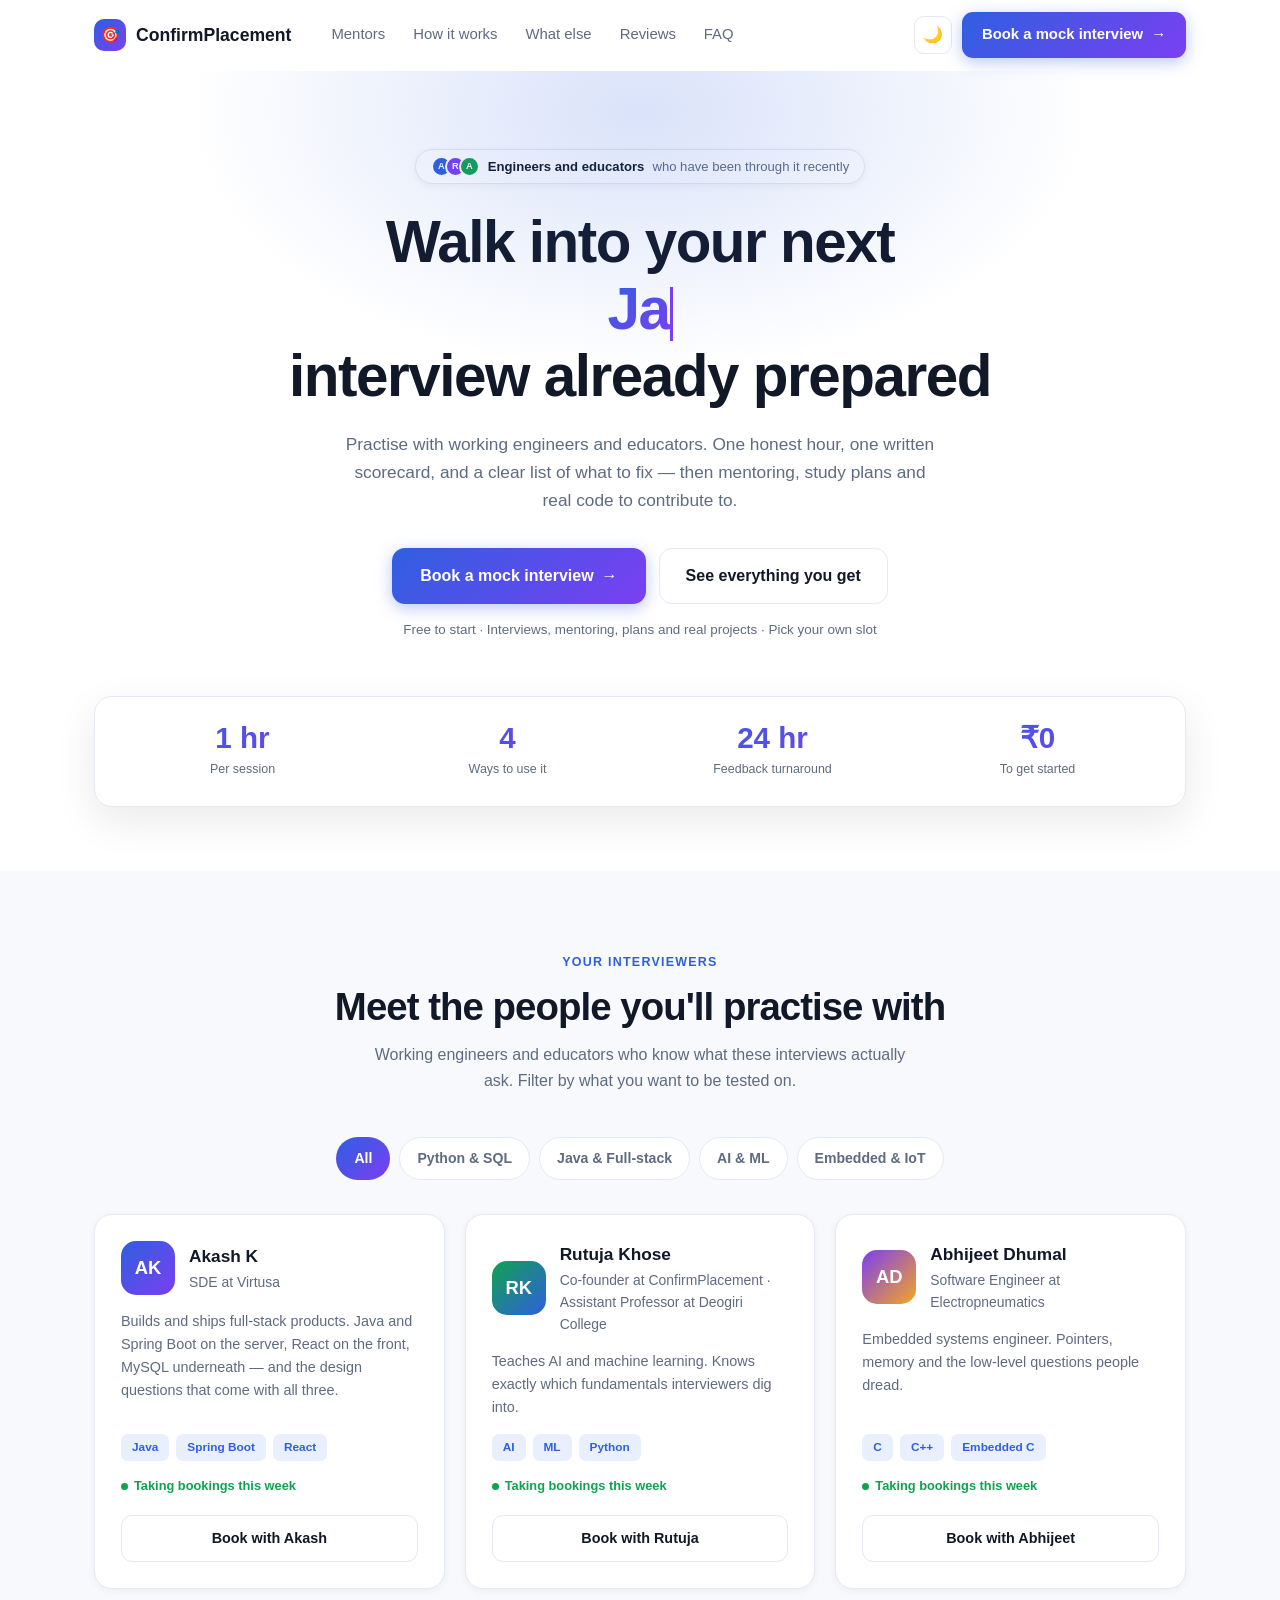
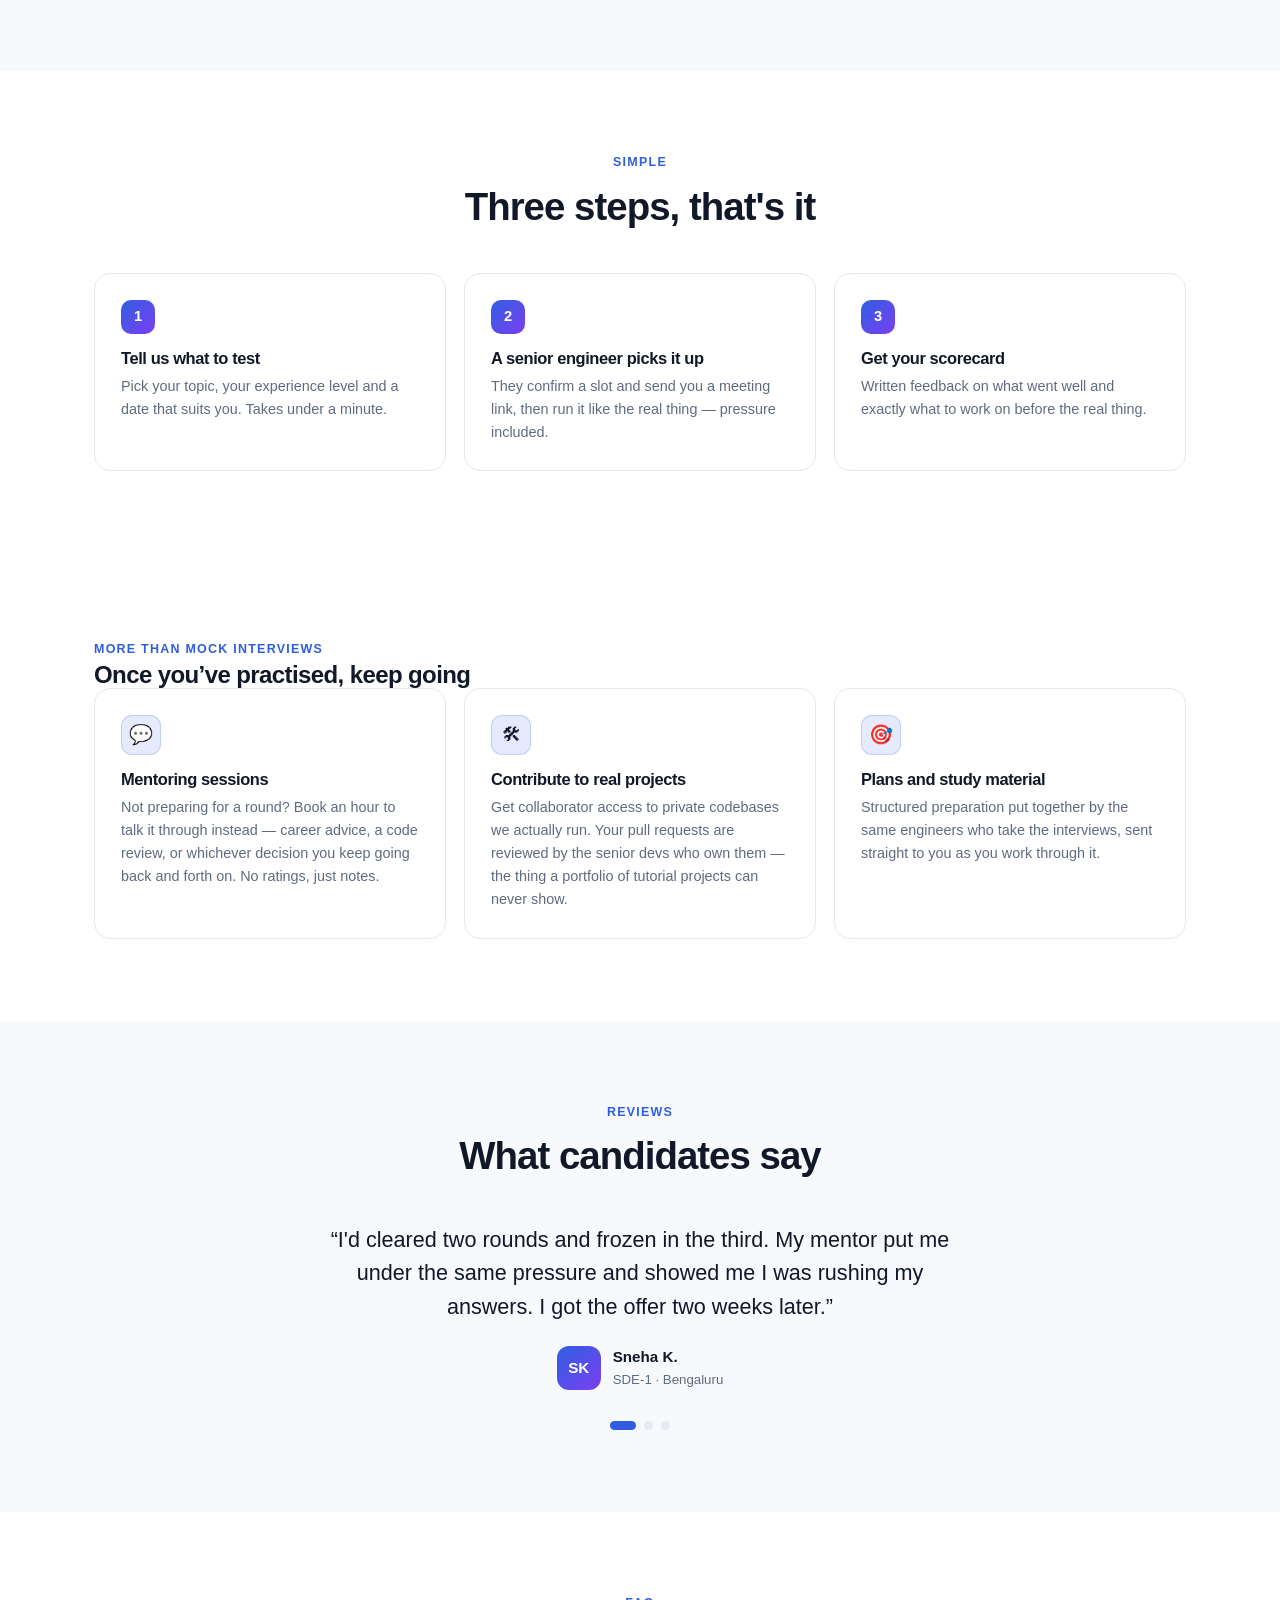
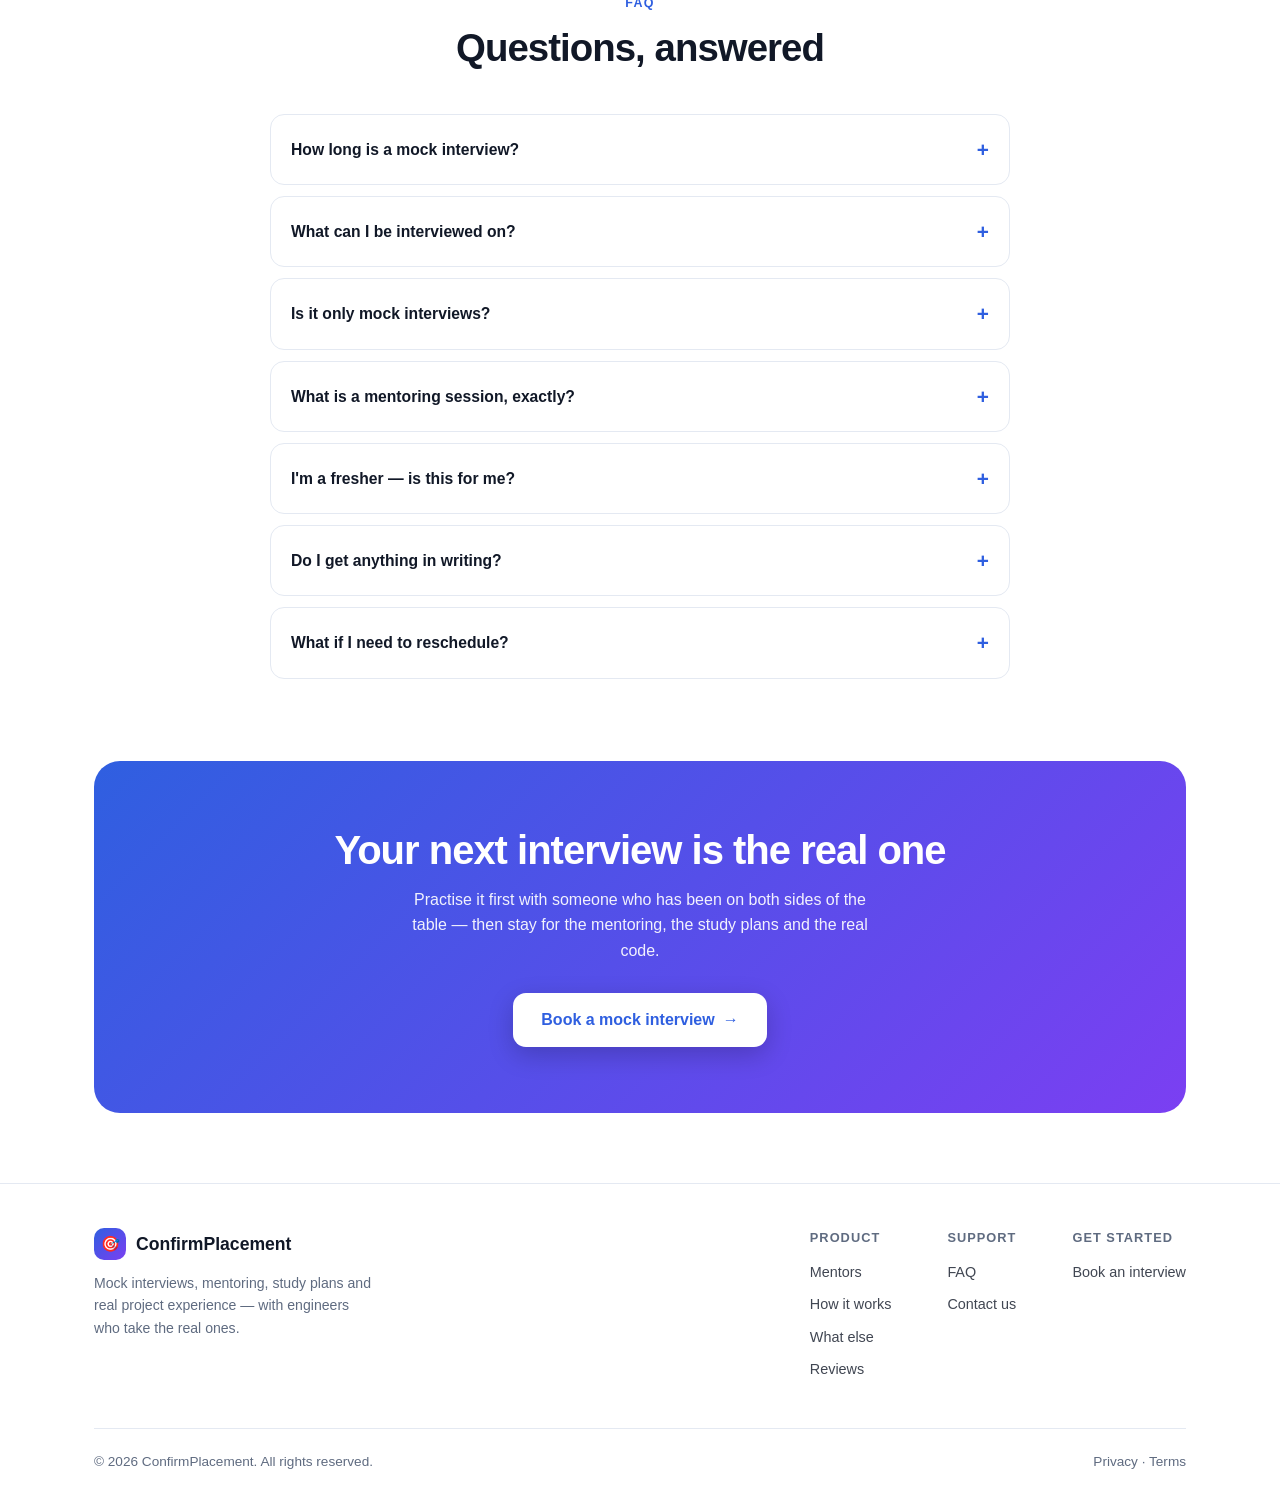
<file: website/index.html>
<!DOCTYPE html>
<html lang="en" data-theme="light">
<head>
<meta charset="UTF-8" />
<meta name="viewport" content="width=device-width, initial-scale=1.0" />
<title>ConfirmPlacement — Mock interviews, mentoring and real project experience</title>
<meta name="description" content="Practise real interviews with senior engineers and get a written scorecard. Then keep going: mentoring sessions, study plans, and contributor access to private codebases where your pull requests get reviewed." />
<link rel="icon" href="data:image/svg+xml,<svg xmlns='http://www.w3.org/2000/svg' viewBox='0 0 100 100'><text y='.9em' font-size='90'>🎯</text></svg>" />
<style>
  *, *::before, *::after { box-sizing: border-box; }

  :root {
    --bg: #ffffff;
    --bg-alt: #f7f9fc;
    --surface: #ffffff;
    --border: #e4e9f2;
    --text: #111827;
    --muted: #5f6b80;
    --brand: #2f5fe0;
    --brand-2: #7b3ff2;
    --gold: #f5a524;
    --green: #12a150;
    --shadow-sm: 0 2px 8px rgba(17, 24, 39, 0.05);
    --shadow: 0 14px 40px rgba(17, 24, 39, 0.09);
  }

  [data-theme="dark"] {
    --bg: #0b0f1a;
    --bg-alt: #111726;
    --surface: #141b2b;
    --border: #242e44;
    --text: #f0f3fa;
    --muted: #98a3ba;
    --brand: #7b9dff;
    --brand-2: #b085ff;
    --gold: #fbbf24;
    --green: #34d399;
    --shadow-sm: 0 2px 8px rgba(0,0,0,.3);
    --shadow: 0 14px 40px rgba(0, 0, 0, 0.5);
  }

  html { scroll-behavior: smooth; }

  body {
    margin: 0;
    background: var(--bg);
    color: var(--text);
    font-family: -apple-system, BlinkMacSystemFont, "Segoe UI", Roboto, Helvetica, Arial, sans-serif;
    line-height: 1.6;
    -webkit-font-smoothing: antialiased;
    transition: background .25s ease, color .25s ease;
  }

  h1,h2,h3,h4 { margin: 0; line-height: 1.15; letter-spacing: -0.025em; }
  p { margin: 0; }
  a { color: inherit; }
  img { max-width: 100%; }

  .wrap { max-width: 1140px; margin: 0 auto; padding: 0 24px; }

  /* ---------------- nav ---------------- */

  header.nav {
    position: sticky; top: 0; z-index: 60;
    background: color-mix(in srgb, var(--bg) 85%, transparent);
    backdrop-filter: blur(14px);
    border-bottom: 1px solid transparent;
    transition: border-color .2s ease;
  }
  header.nav.scrolled { border-bottom-color: var(--border); }

  .nav__inner { display: flex; align-items: center; height: 70px; }

  .logo { display: flex; align-items: center; gap: 10px; font-weight: 800; font-size: 1.1rem; text-decoration: none; }
  .logo__mark {
    width: 32px; height: 32px; border-radius: 10px;
    background: linear-gradient(135deg, var(--brand), var(--brand-2));
    display: grid; place-items: center; color: #fff; font-size: .95rem;
  }

  .nav__links { display: flex; gap: 28px; margin-left: 40px; font-size: .93rem; font-weight: 500; }
  .nav__links a { color: var(--muted); text-decoration: none; transition: color .15s ease; }
  .nav__links a:hover { color: var(--text); }

  .nav__right { margin-left: auto; display: flex; align-items: center; gap: 10px; }

  .theme-toggle {
    width: 38px; height: 38px; border-radius: 10px;
    border: 1px solid var(--border); background: var(--surface);
    color: var(--muted); cursor: pointer; font-size: 1rem;
    display: grid; place-items: center;
  }
  .theme-toggle:hover { color: var(--text); }


  /* the corner button that opens the app */
  .cta {
    display: inline-flex; align-items: center; gap: 8px;
    background: linear-gradient(135deg, var(--brand), var(--brand-2));
    color: #fff; text-decoration: none;
    font-weight: 650; font-size: .93rem;
    padding: 11px 20px; border-radius: 11px;
    box-shadow: 0 4px 16px color-mix(in srgb, var(--brand) 34%, transparent);
    transition: transform .15s ease, box-shadow .15s ease;
    white-space: nowrap; border: none; cursor: pointer;
  }
  .cta:hover { transform: translateY(-1px); box-shadow: 0 9px 26px color-mix(in srgb, var(--brand) 44%, transparent); }
  .cta__arrow { transition: transform .15s ease; }
  .cta:hover .cta__arrow { transform: translateX(3px); }

  .cta--lg { padding: 14px 28px; font-size: 1rem; border-radius: 13px; }

  @media (max-width: 820px) { .nav__links { display: none; } }

  /* ---------------- hero ---------------- */

  .hero { padding: 78px 0 64px; text-align: center; position: relative; overflow: hidden; }
  .hero::before {
    content:""; position: absolute; top: -220px; left: 50%;
    width: 900px; height: 520px; transform: translateX(-50%);
    background: radial-gradient(closest-side, color-mix(in srgb, var(--brand) 18%, transparent), transparent);
    pointer-events: none;
  }

  .pill {
    display: inline-flex; align-items: center; gap: 8px;
    background: var(--surface); border: 1px solid var(--border);
    border-radius: 999px; padding: 6px 15px; font-size: .82rem;
    color: var(--muted); margin-bottom: 24px; box-shadow: var(--shadow-sm);
  }
  .pill strong { color: var(--text); font-weight: 650; }

  .avatars { display: flex; }
  .avatars span {
    width: 21px; height: 21px; border-radius: 50%;
    border: 2px solid var(--surface); margin-left: -7px;
    display: grid; place-items: center; font-size: .58rem; font-weight: 700; color: #fff;
  }
  .avatars span:first-child { margin-left: 0; }

  .hero h1 { font-size: clamp(2.2rem, 5.6vw, 3.65rem); max-width: 900px; margin-inline: auto; }
  .grad {
    background: linear-gradient(135deg, var(--brand), var(--brand-2));
    -webkit-background-clip: text; background-clip: text; color: transparent;
  }
  .caret { display:inline-block; width:3px; height:.92em; background: var(--brand-2); vertical-align: text-bottom; animation: blink 1s step-end infinite; }
  @keyframes blink { 50% { opacity: 0; } }

  .hero .lede { margin: 22px auto 0; max-width: 600px; color: var(--muted); font-size: 1.08rem; }

  .hero__cta { margin-top: 34px; display: flex; gap: 13px; justify-content: center; flex-wrap: wrap; }

  .btn-2 {
    display: inline-flex; align-items: center; gap: 8px;
    border: 1px solid var(--border); background: var(--surface); color: var(--text);
    text-decoration: none; font-weight: 600; font-size: 1rem;
    padding: 14px 26px; border-radius: 13px; cursor: pointer;
  }
  .btn-2:hover { border-color: var(--brand); color: var(--brand); }

  .microcopy { margin-top: 15px; font-size: .84rem; color: var(--muted); }

  /* ---------------- proof strip ---------------- */

  .proof {
    display: grid; grid-template-columns: repeat(auto-fit, minmax(140px,1fr));
    gap: 10px; margin-top: 56px;
    background: var(--surface); border: 1px solid var(--border);
    border-radius: 18px; padding: 26px 20px; box-shadow: var(--shadow);
  }
  .proof__item { text-align: center; }
  .proof__value { font-size: 1.85rem; font-weight: 800; line-height: 1;
    background: linear-gradient(135deg, var(--brand), var(--brand-2));
    -webkit-background-clip: text; background-clip: text; color: transparent; }
  .proof__label { font-size: .78rem; color: var(--muted); margin-top: 7px; font-weight: 500; }

  /* ---------------- sections ---------------- */

  section.block { padding: 82px 0; }
  section.tinted { background: var(--bg-alt); }

  .head { text-align: center; margin-bottom: 44px; }
  .eyebrow {
    font-size: .78rem; font-weight: 700; letter-spacing: .1em;
    text-transform: uppercase; color: var(--brand); margin-bottom: 12px;
  }
  .head h2 { font-size: clamp(1.75rem, 3.8vw, 2.4rem); }
  .head p { color: var(--muted); margin-top: 13px; max-width: 560px; margin-inline: auto; }

  /* ---------------- topic filter ---------------- */

  .chips { display: flex; gap: 9px; justify-content: center; flex-wrap: wrap; margin-bottom: 34px; }
  .chip {
    border: 1px solid var(--border); background: var(--surface); color: var(--muted);
    font: inherit; font-weight: 600; font-size: .88rem;
    padding: 9px 17px; border-radius: 999px; cursor: pointer;
    transition: all .18s ease;
  }
  .chip:hover { color: var(--text); border-color: var(--muted); }
  .chip[aria-pressed="true"] {
    background: linear-gradient(135deg, var(--brand), var(--brand-2));
    border-color: transparent; color: #fff;
  }

  /* ---------------- mentor cards ---------------- */

  .mentors { display: grid; grid-template-columns: repeat(auto-fit, minmax(288px, 1fr)); gap: 20px; }

  .mentor {
    background: var(--surface); border: 1px solid var(--border);
    border-radius: 18px; padding: 26px; box-shadow: var(--shadow-sm);
    display: flex; flex-direction: column; gap: 15px;
    transition: transform .2s ease, box-shadow .2s ease, border-color .2s ease, opacity .2s ease;
  }
  .mentor:hover { transform: translateY(-5px); box-shadow: var(--shadow); border-color: color-mix(in srgb, var(--brand) 40%, var(--border)); }
  .mentor.dim { opacity: .32; filter: grayscale(.6); }

  .mentor__top { display: flex; align-items: center; gap: 14px; }
  .mentor__avatar {
    width: 54px; height: 54px; border-radius: 15px; flex: 0 0 auto;
    display: grid; place-items: center; color: #fff; font-weight: 800; font-size: 1.15rem;
  }
  .mentor__name { font-size: 1.08rem; font-weight: 700; }
  .mentor__role { font-size: .87rem; color: var(--muted); }

  .mentor__meta { display: flex; gap: 16px; flex-wrap: wrap; font-size: .84rem; color: var(--muted); }
  .mentor__meta b { color: var(--text); font-weight: 700; }

  .stars { color: var(--gold); letter-spacing: 1px; font-size: .82rem; }

  .mentor__bio { font-size: .9rem; color: var(--muted); flex: 1; }

  .tags { display: flex; gap: 7px; flex-wrap: wrap; }
  .tag {
    font-size: .74rem; font-weight: 600; padding: 4px 11px; border-radius: 7px;
    background: color-mix(in srgb, var(--brand) 10%, transparent);
    color: var(--brand);
  }
  [data-theme="dark"] .tag { background: color-mix(in srgb, var(--brand) 20%, transparent); }

  .mentor__cta {
    margin-top: 3px; text-align: center; text-decoration: none;
    border: 1px solid var(--border); border-radius: 11px;
    padding: 11px; font-weight: 650; font-size: .9rem;
    transition: all .16s ease; display: block;
  }
  .mentor__cta:hover { background: var(--brand); border-color: var(--brand); color: #fff; }

  .slots { font-size: .8rem; color: var(--green); font-weight: 600; display: flex; align-items: center; gap: 6px; }
  .live-dot { width: 7px; height: 7px; border-radius: 50%; background: var(--green); animation: pulse 2s infinite; }
  @keyframes pulse { 0%,100% { opacity:1; transform: scale(1);} 50% { opacity:.35; transform: scale(.85);} }

  .empty-note { text-align: center; color: var(--muted); font-size: .92rem; padding: 30px 0; grid-column: 1/-1; }

  /* ---------------- steps ---------------- */

  .steps { display: grid; grid-template-columns: repeat(auto-fit, minmax(230px,1fr)); gap: 18px; }
  .step {
    background: var(--surface); border: 1px solid var(--border);
    border-radius: 16px; padding: 26px; position: relative;
    transition: transform .18s ease, border-color .18s ease;
  }
  .step:hover { transform: translateY(-4px); border-color: var(--brand); }
  .step__n {
    width: 34px; height: 34px; border-radius: 10px; display: grid; place-items: center;
    font-weight: 800; font-size: .92rem; color: #fff; margin-bottom: 15px;
    background: linear-gradient(135deg, var(--brand), var(--brand-2));
  }
  /* The numbered variant is a gradient chip with white text, which is right for
     "1 2 3" and wrong for an emoji - the glyph brings its own colour, so
     color:#fff does nothing and it ends up sitting on a purple square. This one
     is a soft tint that lets the emoji be the colour. */
  .step__ico {
    width: 40px; height: 40px; border-radius: 11px; display: grid; place-items: center;
    font-size: 1.2rem; margin-bottom: 15px;
    background: color-mix(in srgb, var(--brand) 12%, transparent);
    border: 1px solid color-mix(in srgb, var(--brand) 20%, transparent);
  }

  .step h4 { font-size: 1.03rem; margin-bottom: 7px; }
  .step p { font-size: .9rem; color: var(--muted); }

  /* ---------------- testimonials ---------------- */

  .quotes { position: relative; max-width: 720px; margin: 0 auto; }
  .quote {
    display: none; text-align: center; animation: fade .45s ease;
  }
  .quote.on { display: block; }
  @keyframes fade { from { opacity:0; transform: translateY(12px);} to { opacity:1; transform:none; } }

  .quote p {
    font-size: clamp(1.1rem, 2.3vw, 1.35rem); line-height: 1.55;
    font-weight: 500; margin-bottom: 22px;
  }
  .quote__who { display: flex; align-items: center; justify-content: center; gap: 12px; }
  .quote__who .mentor__avatar { width: 44px; height: 44px; border-radius: 12px; font-size: .95rem; }
  .quote__name { font-weight: 700; font-size: .95rem; text-align: left; }
  .quote__at { font-size: .83rem; color: var(--muted); text-align: left; }

  .dots { display: flex; gap: 8px; justify-content: center; margin-top: 30px; }
  .dot-btn {
    width: 9px; height: 9px; border-radius: 50%; border: none; padding: 0;
    background: var(--border); cursor: pointer; transition: all .2s ease;
  }
  .dot-btn[aria-current="true"] { background: var(--brand); width: 26px; border-radius: 999px; }

  /* ---------------- faq ---------------- */

  .faq { max-width: 740px; margin: 0 auto; display: flex; flex-direction: column; gap: 11px; }
  .qa { background: var(--surface); border: 1px solid var(--border); border-radius: 14px; overflow: hidden; }
  .qa__q {
    width: 100%; display: flex; justify-content: space-between; align-items: center; gap: 16px;
    background: none; border: none; font: inherit; font-weight: 650; font-size: .98rem;
    color: var(--text); text-align: left; padding: 18px 20px; cursor: pointer;
  }
  .qa__sign { color: var(--brand); font-size: 1.3rem; transition: transform .22s ease; flex: 0 0 auto; }
  .qa.open .qa__sign { transform: rotate(45deg); }
  .qa__a { max-height: 0; overflow: hidden; transition: max-height .3s ease; }
  .qa.open .qa__a { max-height: 300px; }
  .qa__a p { padding: 0 20px 18px; color: var(--muted); font-size: .93rem; }

  /* ---------------- final ---------------- */

  .final {
    text-align: center; border-radius: 26px; padding: 66px 30px; color: #fff;
    background: linear-gradient(135deg, var(--brand), var(--brand-2));
    margin-bottom: 70px; position: relative; overflow: hidden;
  }
  .final h2 { font-size: clamp(1.8rem, 4vw, 2.5rem); }
  .final p { margin-top: 14px; opacity: .92; max-width: 480px; margin-inline: auto; }
  .final .cta { background: #fff; color: var(--brand); margin-top: 30px; box-shadow: 0 8px 26px rgba(0,0,0,.2); }

  /* ---------------- footer ---------------- */

  footer.foot { border-top: 1px solid var(--border); padding: 44px 0 40px; }
  .foot__grid { display: flex; justify-content: space-between; gap: 30px; flex-wrap: wrap; align-items: flex-start; }
  .foot__brand { max-width: 280px; }
  .foot__brand p { color: var(--muted); font-size: .88rem; margin-top: 12px; }
  .foot__cols { display: flex; gap: 56px; flex-wrap: wrap; }
  .foot__col h5 { font-size: .8rem; text-transform: uppercase; letter-spacing: .08em; color: var(--muted); margin: 0 0 13px; }
  .foot__col a { display: block; text-decoration: none; color: var(--text); font-size: .9rem; margin-bottom: 9px; opacity: .8; }
  .foot__col a:hover { opacity: 1; color: var(--brand); }
  .foot__base {
    margin-top: 38px; padding-top: 22px; border-top: 1px solid var(--border);
    display: flex; justify-content: space-between; gap: 14px; flex-wrap: wrap;
    color: var(--muted); font-size: .85rem;
  }

  .reveal { opacity: 0; transform: translateY(22px); transition: opacity .55s ease, transform .55s ease; }
  .reveal.shown { opacity: 1; transform: none; }

  @media (prefers-reduced-motion: reduce) {
    *, *::before, *::after { animation: none !important; transition: none !important; }
    .reveal { opacity: 1; transform: none; }
  }
</style>
</head>
<body>

<header class="nav" id="nav">
  <div class="wrap nav__inner">
    <a class="logo" href="#top"><span class="logo__mark">🎯</span> ConfirmPlacement</a>

    <nav class="nav__links">
      <a href="#mentors">Mentors</a>
      <a href="#how">How it works</a>
      <a href="#more">What else</a>
      <a href="#reviews">Reviews</a>
      <a href="#faq">FAQ</a>
    </nav>

    <div class="nav__right">
      <button class="theme-toggle" id="themeBtn" aria-label="Toggle dark mode">🌙</button>
      <!-- There was a "Log in" link here beside this button. Both carried the
           class app-link, and wireAppLinks() gives every app-link the same
           href - so they were two differently worded links to one destination,
           which is the app's own screen with Log in and Sign up on it. Two
           buttons that do the same thing make a visitor stop and pick; one
           does not. -->
      <a class="cta app-link" href="#">Book a mock interview <span class="cta__arrow">→</span></a>
    </div>
  </div>
</header>

<main id="top">

  <section class="hero">
    <div class="wrap">
      <span class="pill">
        <span class="avatars">
          <!-- The real interviewers' initials. These read A / V / N, which
               matched none of the three people listed further down the page. -->
          <span style="background:#2f5fe0">A</span>
          <span style="background:#7b3ff2">R</span>
          <span style="background:#12a150">A</span>
        </span>
        <strong>Engineers and educators</strong> who have been through it recently
      </span>

      <h1>
        Walk into your next<br />
        <span class="grad" id="rotator"></span><span class="caret"></span><br />
        interview already prepared
      </h1>

      <p class="lede">
        Practise with working engineers and educators. One honest hour, one
        written scorecard, and a clear list of what to fix &mdash; then mentoring,
        study plans and real code to contribute to.
      </p>

      <div class="hero__cta">
        <!--
          The primary action stays an interview: it is the flagship, and a sharp
          specific call to action converts better than a vague broad one.
          The secondary used to be "Meet the mentors", which the nav already
          links to - so it now points at the section that shows the other three
          things, giving somebody who did not come for an interview a path.
        -->
        <a class="cta cta--lg app-link" href="#">Book a mock interview <span class="cta__arrow">→</span></a>
        <a class="btn-2" href="#more">See everything you get</a>
      </div>

      <p class="microcopy">Free to start · Interviews, mentoring, plans and real projects · Pick your own slot</p>

      <!--
        Three of these four used to count interviews - "Per interview",
        "Interviewers", "Feedback turnaround" - which quietly told a visitor
        that interviews were the whole product before they had read a word of
        the page. Two now describe the rest of it.
      -->
      <div class="proof">
        <div class="proof__item"><div class="proof__value">1 hr</div><div class="proof__label">Per session</div></div>
        <div class="proof__item"><div class="proof__value">4</div><div class="proof__label">Ways to use it</div></div>
        <div class="proof__item"><div class="proof__value">24 hr</div><div class="proof__label">Feedback turnaround</div></div>
        <div class="proof__item"><div class="proof__value">&#8377;0</div><div class="proof__label">To get started</div></div>
      </div>
    </div>
  </section>

  <section class="block tinted reveal" id="mentors">
    <div class="wrap">
      <div class="head">
        <div class="eyebrow">Your interviewers</div>
        <h2>Meet the people you'll practise with</h2>
        <p>Working engineers and educators who know what these interviews actually ask. Filter by what you want to be tested on.</p>
      </div>

      <div class="chips" id="chips">
        <button class="chip" aria-pressed="true" data-topic="all">All</button>
        <button class="chip" aria-pressed="false" data-topic="data">Python &amp; SQL</button>
        <!-- Added with Akash. Java, Spring Boot and React had no chip, so
             filtering by anything at all made him vanish - a filter that can
             hide a mentor with no way to get back to him is worse than no
             filter. -->
        <button class="chip" aria-pressed="false" data-topic="web">Java &amp; Full-stack</button>
        <button class="chip" aria-pressed="false" data-topic="aiml">AI &amp; ML</button>
        <button class="chip" aria-pressed="false" data-topic="embedded">Embedded &amp; IoT</button>
      </div>

      <div class="mentors" id="mentorGrid"></div>
    </div>
  </section>

  <section class="block reveal" id="how">
    <div class="wrap">
      <div class="head">
        <div class="eyebrow">Simple</div>
        <h2>Three steps, that's it</h2>
      </div>

      <div class="steps">
        <div class="step">
          <div class="step__n">1</div>
          <h4>Tell us what to test</h4>
          <p>Pick your topic, your experience level and a date that suits you. Takes under a minute.</p>
        </div>
        <div class="step">
          <div class="step__n">2</div>
          <h4>A senior engineer picks it up</h4>
          <p>They confirm a slot and send you a meeting link, then run it like the real thing &mdash; pressure included.</p>
        </div>
        <div class="step">
          <div class="step__n">3</div>
          <h4>Get your scorecard</h4>
          <p>Written feedback on what went well and exactly what to work on before the real thing.</p>
        </div>
      </div>
    </div>
  </section>

  <!--
    Added because the site sold one of four things.

    Mock interviews were the whole pitch, while the app also offers mentoring
    sessions, study plans and paid contributor access to private repositories.
    Somebody deciding whether to sign up could not find out that three of them
    existed - and the step above used to say "a real interview, not a chat",
    which actively ruled out the mentoring option.
  -->
  <section class="block reveal" id="more">
    <div class="wrap">
      <div class="block__head">
        <span class="eyebrow">More than mock interviews</span>
        <h2>Once you&rsquo;ve practised, keep going</h2>
      </div>

      <div class="steps">
        <div class="step">
          <div class="step__ico">&#128172;</div>
          <h4>Mentoring sessions</h4>
          <p>
            Not preparing for a round? Book an hour to talk it through instead &mdash;
            career advice, a code review, or whichever decision you keep going back
            and forth on. No ratings, just notes.
          </p>
        </div>
        <div class="step">
          <div class="step__ico">&#128736;</div>
          <h4>Contribute to real projects</h4>
          <p>
            Get collaborator access to private codebases we actually run. Your pull
            requests are reviewed by the senior devs who own them &mdash; the thing
            a portfolio of tutorial projects can never show.
          </p>
        </div>
        <div class="step">
          <div class="step__ico">&#127919;</div>
          <h4>Plans and study material</h4>
          <p>
            Structured preparation put together by the same engineers who take the
            interviews, sent straight to you as you work through it.
          </p>
        </div>
      </div>
    </div>
  </section>

  <section class="block tinted reveal" id="reviews">
    <div class="wrap">
      <div class="head">
        <div class="eyebrow">Reviews</div>
        <h2>What candidates say</h2>
      </div>

      <div class="quotes" id="quotes">
        <figure class="quote on">
          <p>“I'd cleared two rounds and frozen in the third. My mentor put me under the same pressure and showed me I was rushing my answers. I got the offer two weeks later.”</p>
          <figcaption class="quote__who">
            <div class="mentor__avatar" style="background:linear-gradient(135deg,#2f5fe0,#7b3ff2)">SK</div>
            <div><div class="quote__name">Sneha K.</div><div class="quote__at">SDE-1 · Bengaluru</div></div>
          </figcaption>
        </figure>

        <figure class="quote">
          <p>“The written feedback was the best part. Four bullet points telling me exactly what was weak. I'd never got that from a friend doing a fake interview.”</p>
          <figcaption class="quote__who">
            <div class="mentor__avatar" style="background:linear-gradient(135deg,#12a150,#2f5fe0)">AM</div>
            <div><div class="quote__name">Aditya M.</div><div class="quote__at">Final year · NIT Trichy</div></div>
          </figcaption>
        </figure>

        <figure class="quote">
          <p>“Switching from service to product felt impossible. Three mocks in and I finally understood what they were actually looking for in system design.”</p>
          <figcaption class="quote__who">
            <div class="mentor__avatar" style="background:linear-gradient(135deg,#7b3ff2,#f5a524)">RP</div>
            <div><div class="quote__name">Rohit P.</div><div class="quote__at">3 yrs experience · Pune</div></div>
          </figcaption>
        </figure>
      </div>

      <div class="dots" id="dots"></div>
    </div>
  </section>

  <section class="block reveal" id="faq">
    <div class="wrap">
      <div class="head">
        <div class="eyebrow">FAQ</div>
        <h2>Questions, answered</h2>
      </div>

      <div class="faq">
        <div class="qa">
          <button class="qa__q">How long is a mock interview? <span class="qa__sign">+</span></button>
          <div class="qa__a"><p>Around 45 to 60 minutes — the same length as a real round. Your mentor spends the last ten minutes walking you through what they'd have scored you on.</p></div>
        </div>
        <div class="qa">
          <button class="qa__q">What can I be interviewed on? <span class="qa__sign">+</span></button>
          <div class="qa__a"><p>Java and Spring Boot, React, SQL, Python, AI and ML, and embedded systems are what this team covers. When you book you describe the round you're preparing for, and an interviewer who works in that area picks it up.</p></div>
        </div>
        <!--
          Added because every other question here assumes an interview. Somebody
          who came for mentoring or project experience had no question that was
          about them, which reads as "this is not for you".
        -->
        <div class="qa">
          <button class="qa__q">Is it only mock interviews? <span class="qa__sign">+</span></button>
          <div class="qa__a"><p>No — that is the flagship, not the whole thing. You can book a <strong>mentoring session</strong> instead when you are not preparing for a round and just want to talk something through. There are <strong>study plans</strong> put together by the same engineers who take the interviews. And you can get <strong>contributor access to private codebases we actually run</strong>, where your pull requests are reviewed by the senior developers who own them — which is the part a folder of tutorial projects can never show a hiring manager.</p></div>
        </div>
        <div class="qa">
          <button class="qa__q">What is a mentoring session, exactly? <span class="qa__sign">+</span></button>
          <div class="qa__a"><p>An hour with a senior engineer that is not an interview. Career advice, a code review, working through a problem you are stuck on, or deciding between two offers. No ratings and no scorecard — you get written notes from the discussion instead.</p></div>
        </div>
        <div class="qa">
          <button class="qa__q">I'm a fresher — is this for me? <span class="qa__sign">+</span></button>
          <div class="qa__a"><p>Yes. You choose your experience level when booking, and mentors pitch the difficulty to match. Plenty of people book their first mock before they've ever sat a real interview.</p></div>
        </div>
        <div class="qa">
          <button class="qa__q">Do I get anything in writing? <span class="qa__sign">+</span></button>
          <div class="qa__a"><p>Always. Every completed interview ends with written feedback saved to your account, so you can re-read it the night before the real round.</p></div>
        </div>
        <div class="qa">
          <button class="qa__q">What if I need to reschedule? <span class="qa__sign">+</span></button>
          <div class="qa__a"><p>Cancel from your dashboard any time before the slot and book again whenever you're ready. No penalty.</p></div>
        </div>
      </div>
    </div>
  </section>

  <div class="wrap">
    <section class="final reveal">
      <!-- The headline stays: it is the sharpest line on the page and the
           closing pitch is the wrong place to hedge. The line under it carries
           the breadth instead. -->
      <h2>Your next interview is the real one</h2>
      <p>Practise it first with someone who has been on both sides of the table &mdash; then stay for the mentoring, the study plans and the real code.</p>
      <a class="cta cta--lg app-link" href="#">Book a mock interview <span class="cta__arrow">→</span></a>
    </section>
  </div>

</main>

<footer class="foot">
  <div class="wrap">
    <div class="foot__grid">
      <div class="foot__brand">
        <a class="logo" href="#top"><span class="logo__mark">🎯</span> ConfirmPlacement</a>
        <p>Mock interviews, mentoring, study plans and real project experience &mdash; with engineers who take the real ones.</p>
      </div>

      <div class="foot__cols">
        <div class="foot__col">
          <h5>Product</h5>
          <a href="#mentors">Mentors</a>
          <a href="#how">How it works</a>
          <a href="#more">What else</a>
          <a href="#reviews">Reviews</a>
        </div>
        <div class="foot__col">
          <h5>Support</h5>
          <a href="#faq">FAQ</a>
          <a href="mailto:hello@confirmplacement.com">Contact us</a>
        </div>
        <div class="foot__col">
          <h5>Get started</h5>
          <a class="app-link" href="#">Book an interview</a>
        </div>
      </div>
    </div>

    <div class="foot__base">
      <span>© 2026 ConfirmPlacement. All rights reserved.</span>
      <span>Privacy · Terms</span>
    </div>
  </div>
</footer>

<script>
  /*
   * Where the app lives once it is hosted.
   *
   * >>> SET THESE TWO WHEN YOU DEPLOY. <<<
   *
   * Until they are set, every "Book a mock interview" button on the live site
   * is inert and answers "not live yet" - which is honest, and also means the
   * published page currently has no working call to action at all. This is the
   * one edit that turns the marketing site into a funnel.
   *
   * Plain constants rather than environment variables because this page has no
   * build step: it is one static file, served as-is.
   */
  const DEPLOYED_APP_URL = "https://app.confirmplacement.com";              // e.g. "https://app.confirmplacement.com"
  const DEPLOYED_API_URL = "";              // e.g. "https://api.confirmplacement.com/api"

  const IS_LOCAL = ["localhost", "127.0.0.1", ""].includes(location.hostname);
  const APP_URL = IS_LOCAL ? "http://localhost:5173"     : (DEPLOYED_APP_URL || null);
  const API_URL = IS_LOCAL ? "http://localhost:8080/api" : (DEPLOYED_API_URL || null);

  /**
   * Point a set of links at the app, or mark them "not live yet".
   *
   * Takes the nodes rather than querying globally, because the mentor cards
   * are built after this runs and their buttons need the same treatment.
   */
  function wireAppLinks(nodes) {
    nodes.forEach((a) => {
      if (APP_URL) {
        a.href = APP_URL;
        return;
      }
      a.href = "#";
      a.classList.add("app-link--soon");
      a.title = "The app isn't live yet";
      a.addEventListener("click", (e) => {
        e.preventDefault();
        showSoon(a);
      });
    });
  }

  wireAppLinks(document.querySelectorAll("a.app-link"));

  /** A small note next to whichever button was clicked. */
  function showSoon(anchor) {
    document.querySelectorAll(".soon-note").forEach((n) => n.remove());
    const note = document.createElement("span");
    note.className = "soon-note";
    note.textContent = "Not live yet — booking opens soon.";
    anchor.insertAdjacentElement("afterend", note);
    setTimeout(() => note.remove(), 3600);
  }

  /* ---------------- theme ---------------- */
  const root = document.documentElement;
  const themeBtn = document.getElementById("themeBtn");
  const saved = (() => { try { return localStorage.getItem("mm.theme"); } catch { return null; } })();
  setTheme(saved ? saved === "dark" : window.matchMedia("(prefers-color-scheme: dark)").matches);

  function setTheme(dark) {
    root.dataset.theme = dark ? "dark" : "light";
    themeBtn.textContent = dark ? "☀️" : "🌙";
    try { localStorage.setItem("mm.theme", dark ? "dark" : "light"); } catch {}
  }
  themeBtn.addEventListener("click", () => setTheme(root.dataset.theme !== "dark"));

  /* ---------------- nav border on scroll ---------------- */
  const nav = document.getElementById("nav");
  const onScroll = () => nav.classList.toggle("scrolled", window.scrollY > 8);
  window.addEventListener("scroll", onScroll, { passive: true });
  onScroll();

  /* ---------------- headline rotator ---------------- */
  // Kept in step with who is actually on the team. Java and Spring Boot went in
  // with Akash - the headline is the first thing anybody reads, and it should
  // not advertise every area the team covers except the newest one.
  const WORDS = ["Java", "Spring Boot", "React", "Python", "SQL", "AI / ML", "embedded", "SDE-1"];
  const rotator = document.getElementById("rotator");
  let w = 0, c = 0, del = false;
  (function type() {
    const word = WORDS[w];
    c += del ? -1 : 1;
    rotator.textContent = word.slice(0, c);
    let wait = del ? 42 : 88;
    if (!del && c === word.length) { del = true; wait = 1500; }
    else if (del && c === 0) { del = false; w = (w + 1) % WORDS.length; wait = 260; }
    setTimeout(type, wait);
  })();

  /* ---------------- mentor cards ---------------- */

  /**
   * The team, as editorial content rather than a live feed.
   *
   * These are the founders and core interviewers, so the section should stay
   * put as people sign up - it isn't "whoever is in the database today".
   * When there are enough mentors to be worth browsing, swap this back to
   * GET /api/public/mentors.
   */
  const MENTORS = [
    {
      name: "Akash K",
      role: "SDE at Virtusa",
      expertise: "Java, Spring Boot, React, MySQL",
      // Both, and honestly so: the stack is full-stack web, and MySQL is SQL -
      // somebody filtering for SQL has a real reason to want him. Only the
      // first three expertise entries become tags, so MySQL shows in the bio
      // rather than being silently dropped.
      topics: ["web", "data"],
      bio: "Builds and ships full-stack products. Java and Spring Boot on the server, React on the front, MySQL underneath — and the design questions that come with all three.",
    },
    {
      name: "Rutuja Khose",
      role: "Co-founder at ConfirmPlacement · Assistant Professor at Deogiri College",
      expertise: "AI, ML, Python, SQL",
      topics: ["aiml", "data"],
      bio: "Teaches AI and machine learning. Knows exactly which fundamentals interviewers dig into.",
    },
    {
      name: "Abhijeet Dhumal",
      role: "Software Engineer at Electropneumatics",
      expertise: "C, C++, Embedded C, IoT",
      topics: ["embedded"],
      bio: "Embedded systems engineer. Pointers, memory and the low-level questions people dread.",
    },
  ];

  const GRADIENTS = [
    "linear-gradient(135deg,#2f5fe0,#7b3ff2)",
    "linear-gradient(135deg,#12a150,#2f5fe0)",
    "linear-gradient(135deg,#7b3ff2,#f5a524)",
    "linear-gradient(135deg,#f5a524,#e0475f)",
  ];

  const grid = document.getElementById("mentorGrid");
  let activeTopic = "all";

  const initials = (name) =>
    name.split(" ").filter(Boolean).slice(0, 2).map((p) => p[0]).join("").toUpperCase();

  function render() {
    grid.innerHTML = MENTORS.map((m, i) => {
      const dim = activeTopic !== "all" && !m.topics.includes(activeTopic);
      const tags = m.expertise
        .split(",").map((s) => s.trim()).filter(Boolean).slice(0, 3)
        .map((s) => `<span class="tag">${s}</span>`).join("");

      // Only shown when we actually know it - no invented numbers.
      const years = m.years
        ? `<span><b>${m.years}</b> yrs experience</span>`
        : "";

      return `
        <article class="mentor ${dim ? "dim" : ""}">
          <div class="mentor__top">
            <div class="mentor__avatar" style="background:${GRADIENTS[i % GRADIENTS.length]}">${initials(m.name)}</div>
            <div>
              <div class="mentor__name">${m.name}</div>
              <div class="mentor__role">${m.role}</div>
            </div>
          </div>

          ${years ? `<div class="mentor__meta">${years}</div>` : ""}

          <p class="mentor__bio">${m.bio}</p>

          <div class="tags">${tags}</div>

          <div class="slots"><span class="live-dot"></span> Taking bookings this week</div>

          <a class="mentor__cta app-link" href="#">Book with ${m.name.split(" ")[0]}</a>
        </article>`;
    }).join("");

    // the CTA rewrite runs once at load, so re-apply it to freshly built cards
    wireAppLinks(grid.querySelectorAll("a.app-link"));
  }

  render();

  document.querySelectorAll("#chips .chip").forEach((chip) => {
    chip.addEventListener("click", () => {
      activeTopic = chip.dataset.topic;
      document.querySelectorAll("#chips .chip").forEach((c) =>
        c.setAttribute("aria-pressed", String(c === chip))
      );
      render();
    });
  });

  /* ---------------- headline numbers ---------------- */
  /* ---------------- testimonials ---------------- */
  const quotes = [...document.querySelectorAll(".quote")];
  const dots = document.getElementById("dots");
  let qi = 0, timer;

  quotes.forEach((_, i) => {
    const b = document.createElement("button");
    b.className = "dot-btn";
    b.setAttribute("aria-label", `Review ${i + 1}`);
    b.addEventListener("click", () => { show(i); restart(); });
    dots.appendChild(b);
  });

  function show(i) {
    qi = i;
    quotes.forEach((q, n) => q.classList.toggle("on", n === i));
    [...dots.children].forEach((d, n) => d.setAttribute("aria-current", String(n === i)));
  }
  function restart() {
    clearInterval(timer);
    timer = setInterval(() => show((qi + 1) % quotes.length), 6000);
  }
  show(0);
  restart();

  /* ---------------- faq ---------------- */
  document.querySelectorAll(".qa__q").forEach((q) =>
    q.addEventListener("click", () => q.parentElement.classList.toggle("open"))
  );

  /* ---------------- reveal ---------------- */
  const io = new IntersectionObserver(
    (es) => es.forEach((e) => e.isIntersecting && e.target.classList.add("shown")),
    { threshold: 0.1 }
  );
  document.querySelectorAll(".reveal").forEach((el) => io.observe(el));
</script>

</body>
</html>
</file>
<file: assets/css/home.css>
:root {
    --primary: #315efb;
    --primary-dark: #2448c8;
    --text: #111827;
    --muted: #667085;
    --border: #e7eaf0;
    --background: #ffffff;
    --light: #f7f8fc;
    --success: #16a34a;
    --max-width: 1180px;
}
* {
    margin: 0;
    padding: 0;
    box-sizing: border-box;
}
html {
    scroll-behavior: smooth;
}
body {
    font-family:
        Inter,
        ui-sans-serif,
        system-ui,
        -apple-system,
        BlinkMacSystemFont,
        "Segoe UI",
        sans-serif;
    color: var(--text);
    background: var(--background);
    line-height: 1.5;
}
a {
    text-decoration: none;
    color: inherit;
}
button {
    font-family: inherit;
}
.container {
    width: min(calc(100% - 40px), var(--max-width));
    margin: 0 auto;
}
/* =========================
   NAVBAR
========================= */
.navbar {
    position: sticky;
    top: 0;
    z-index: 1000;
    background: rgba(255, 255, 255, 0.96);
    border-bottom: 1px solid var(--border);
    backdrop-filter: blur(10px);
}
.nav-inner {
    height: 72px;
    display: flex;
    align-items: center;
    justify-content: space-between;
}
.logo {
    display: flex;
    align-items: center;
    gap: 10px;
    font-size: 18px;
    font-weight: 800;
    letter-spacing: -0.4px;
}
.logo-mark {
    width: 38px;
    height: 38px;
    display: flex;
    align-items: center;
    justify-content: center;
    border-radius: 10px;
    background: var(--primary);
    color: white;
    transition: 0.25s ease;
}
.logo-svg {
    width: 27px;
    height: 27px;
}
.target-circle,
.target-inner {
    fill: none;
    stroke: white;
    stroke-width: 2;
}
.check {
    fill: none;
    stroke: white;
    stroke-width: 3;
    stroke-linecap: round;
    stroke-linejoin: round;
    stroke-dasharray: 30;
    stroke-dashoffset: 30;
    transition: stroke-dashoffset 0.35s ease;
}
.logo:hover .logo-mark {
    transform: rotate(-4deg) scale(1.06);
}
.logo:hover .check {
    stroke-dashoffset: 0;
}
.nav-links {
    display: flex;
    align-items: center;
    gap: 28px;
    font-size: 14px;
    color: #4b5563;
}
.nav-links a {
    transition: 0.2s;
}
.nav-links a:hover {
    color: var(--primary);
}
.nav-button {
    padding: 10px 17px;
    border-radius: 9px;
    background: var(--primary);
    color: white !important;
    font-weight: 600;
}
.nav-button:hover {
    background: var(--primary-dark);
}
.menu-button {
    display: none;
    border: none;
    background: transparent;
    font-size: 24px;
    cursor: pointer;
}
/* =========================
   HERO
========================= */
.hero {
    padding: 95px 0 90px;
    background:
        linear-gradient(
            to bottom,
            #ffffff,
            #f8f9fd
        );
}
.hero-grid {
    display: grid;
    grid-template-columns:
        1.05fr
        0.95fr;
    gap: 70px;
    align-items: center;
}
.hero-label {
    display: inline-flex;
    align-items: center;
    gap: 8px;
    padding: 6px 11px;
    border: 1px solid #dfe5ff;
    background: #f4f6ff;
    color: var(--primary);
    border-radius: 20px;
    font-size: 12px;
    font-weight: 700;
    margin-bottom: 20px;
}
.hero-label span {
    width: 7px;
    height: 7px;
    background: var(--success);
    border-radius: 50%;
}
.hero h1 {
    font-size: clamp(42px, 6vw, 68px);
    line-height: 1.03;
    letter-spacing: -3px;
    max-width: 700px;
}
.hero h1 span {
    color: var(--primary);
}
.hero-text {
    margin-top: 22px;
    max-width: 610px;
    color: var(--muted);
    font-size: 17px;
    line-height: 1.7;
}
.hero-actions {
    display: flex;
    gap: 12px;
    margin-top: 30px;
    flex-wrap: wrap;
}
.primary-button {
    display: inline-flex;
    align-items: center;
    justify-content: center;
    padding: 13px 20px;
    background: var(--primary);
    color: white;
    border-radius: 9px;
    font-size: 14px;
    font-weight: 700;
    transition: 0.2s;
}
.primary-button:hover {
    background: var(--primary-dark);
    transform: translateY(-2px);
}
.secondary-button {
    display: inline-flex;
    align-items: center;
    justify-content: center;
    padding: 13px 20px;
    border: 1px solid var(--border);
    background: white;
    border-radius: 9px;
    font-size: 14px;
    font-weight: 600;
    transition: 0.2s;
}
.secondary-button:hover {
    border-color: #cbd2e8;
    transform: translateY(-2px);
}
/* =========================
   DASHBOARD PREVIEW
========================= */
.preview {
    position: relative;
}
.dashboard-card {
    background: white;
    border: 1px solid var(--border);
    border-radius: 20px;
    padding: 20px;
    box-shadow:
        0 25px 70px
        rgba(30, 40, 80, 0.10);
    transform: rotate(1deg);
    transition: 0.35s;
}
.dashboard-card:hover {
    transform:
        rotate(0deg)
        translateY(-6px);
}
.dashboard-top {
    display: flex;
    justify-content: space-between;
    align-items: center;
    padding-bottom: 16px;
    border-bottom:
        1px solid var(--border);
}
.dashboard-title {
    font-size: 15px;
    font-weight: 750;
}
.dashboard-status {
    font-size: 11px;
    padding: 5px 9px;
    background: #ecfdf3;
    color: #15803d;
    border-radius: 20px;
}
.dashboard-body {
    padding-top: 20px;
}
.progress-title {
    display: flex;
    justify-content: space-between;
    font-size: 12px;
    color: var(--muted);
}
.progress {
    height: 8px;
    background: #edf0f5;
    border-radius: 10px;
    margin-top: 9px;
    overflow: hidden;
}
.progress-bar {
    width: 74%;
    height: 100%;
    background: var(--primary);
    border-radius: inherit;
}
.preview-grid {
    display: grid;
    grid-template-columns:
        repeat(2, 1fr);
    gap: 12px;
    margin-top: 18px;
}
.preview-item {
    border: 1px solid var(--border);
    padding: 15px;
    border-radius: 12px;
    transition: 0.2s;
}
.preview-item:hover {
    transform: translateY(-3px);
    border-color: #cbd2e8;
}
.preview-number {
    font-size: 23px;
    font-weight: 800;
}
.preview-label {
    color: var(--muted);
    font-size: 11px;
    margin-top: 2px;
}
/* =========================
   SECTIONS
========================= */
.section {
    padding: 90px 0;
}
.section-light {
    background: var(--light);
}
.section-heading {
    max-width: 680px;
    margin-bottom: 42px;
}
.label {
    color: var(--primary);
    font-size: 12px;
    font-weight: 800;
    text-transform: uppercase;
    letter-spacing: 1px;
    margin-bottom: 10px;
}
.section-heading h2 {
    font-size:
        clamp(30px, 4vw, 44px);
    letter-spacing: -1.5px;
    line-height: 1.1;
}
.section-heading p {
    color: var(--muted);
    margin-top: 12px;
    line-height: 1.7;
}
/* =========================
   FEATURES
========================= */
.feature-grid {
    display: grid;
    grid-template-columns:
        repeat(4, 1fr);
    gap: 16px;
}
.feature-card {
    padding: 24px;
    border: 1px solid var(--border);
    border-radius: 16px;
    background: white;
    transition: 0.25s;
}
.feature-card:hover {
    transform: translateY(-5px);
    box-shadow:
        0 12px 30px
        rgba(20, 30, 60, 0.06);
    border-color: #cbd2e8;
}
.feature-icon {
    width: 42px;
    height: 42px;
    display: flex;
    align-items: center;
    justify-content: center;
    border-radius: 10px;
    background: #edf1ff;
    color: var(--primary);
    font-size: 18px;
    font-weight: 800;
    margin-bottom: 18px;
}
.feature-card h3 {
    font-size: 16px;
}
.feature-card p {
    margin-top: 8px;
    color: var(--muted);
    font-size: 13px;
    line-height: 1.65;
}
/* =========================
   MENTORS
========================= */
.mentor-filters {
    display: flex;
    gap: 8px;
    flex-wrap: wrap;
    margin-bottom: 25px;
}
.filter-button {
    padding: 8px 13px;
    border: 1px solid var(--border);
    background: white;
    border-radius: 20px;
    color: #667085;
    font-size: 12px;
    cursor: pointer;
    transition: 0.2s;
}
.filter-button:hover {
    border-color: #cbd2e8;
}
.filter-button.active {
    background: var(--primary);
    color: white;
    border-color: var(--primary);
}
.mentor-grid {
    display: grid;
    grid-template-columns:
        repeat(3, 1fr);
    gap: 18px;
}
.mentor-card {
    background: white;
    border: 1px solid var(--border);
    border-radius: 18px;
    padding: 24px;
    transition: 0.25s;
}
.mentor-card:hover {
    transform: translateY(-5px);
    border-color: #cbd2e8;
    box-shadow:
        0 12px 30px
        rgba(20, 30, 60, 0.07);
}
.mentor-top {
    display: flex;
    align-items: center;
    gap: 14px;
}
.mentor-avatar {
    width: 52px;
    height: 52px;
    flex-shrink: 0;
    display: flex;
    align-items: center;
    justify-content: center;
    border-radius: 50%;
    background: #edf1ff;
    color: var(--primary);
    font-size: 15px;
    font-weight: 800;
}
.mentor-card h3 {
    font-size: 16px;
}
.mentor-role {
    color: var(--muted);
    font-size: 11px;
    line-height: 1.45;
    margin-top: 3px;
}
.mentor-expertise {
    margin-top: 18px;
    font-size: 13px;
    font-weight: 650;
}
.mentor-tags {
    display: flex;
    flex-wrap: wrap;
    gap: 6px;
    margin-top: 11px;
}
.mentor-tag {
    padding: 5px 8px;
    background: #f5f6fa;
    border-radius: 6px;
    color: #596174;
    font-size: 10px;
    font-weight: 600;
}
.mentor-bio {
    margin-top: 15px;
    color: var(--muted);
    font-size: 12px;
    line-height: 1.65;
}
/* =========================
   REVIEWS
========================= */
.review-grid {
    display: grid;
    grid-template-columns:
        repeat(3, 1fr);
    gap: 18px;
}
.review-card {
    background: white;
    border: 1px solid var(--border);
    border-radius: 18px;
    padding: 24px;
    transition: 0.25s;
}
.review-card:hover {
    transform: translateY(-5px);
    border-color: #cbd2e8;
    box-shadow:
        0 12px 30px
        rgba(20, 30, 60, 0.07);
}
.review-top {
    display: flex;
    align-items: center;
    gap: 13px;
}
.review-avatar {
    width: 48px;
    height: 48px;
    display: flex;
    align-items: center;
    justify-content: center;
    border-radius: 50%;
    background: #edf1ff;
    color: var(--primary);
    font-size: 14px;
    font-weight: 700;
}
.review-card h3 {
    font-size: 15px;
}
.review-role {
    color: var(--muted);
    font-size: 11px;
    margin-top: 2px;
}
.review-stars {
    margin-top: 18px;
    display: flex;
    gap: 4px;
}
.star {
    width: 14px;
    height: 14px;
    position: relative;
    display: inline-block;
}
.star::before {
    content: "";
    position: absolute;
    width: 12px;
    height: 12px;
    background: #f5a623;
    clip-path:
        polygon(
            50% 0%,
            61% 35%,
            98% 35%,
            68% 57%,
            79% 92%,
            50% 70%,
            21% 92%,
            32% 57%,
            2% 35%,
            39% 35%
        );
}
.review-text {
    margin-top: 12px;
    color: var(--muted);
    font-size: 13px;
    line-height: 1.7;
}
/* =========================
   HOW IT WORKS
========================= */
.steps {
    display: grid;
    grid-template-columns:
        repeat(4, 1fr);
    gap: 14px;
}
.step {
    position: relative;
    padding: 24px;
    border: 1px solid var(--border);
    border-radius: 16px;
    background: white;
    cursor: pointer;
    transition: 0.25s;
}
.step:hover {
    transform: translateY(-4px);
}
.step.active {
    border-color: var(--primary);
    box-shadow:
        0 10px 25px
        rgba(49, 94, 251, 0.10);
}
.step-number {
    width: 32px;
    height: 32px;
    display: flex;
    align-items: center;
    justify-content: center;
    border-radius: 50%;
    background: #edf1ff;
    color: var(--primary);
    font-size: 12px;
    font-weight: 800;
    margin-bottom: 18px;
}
.step h3 {
    font-size: 16px;
}
.step p {
    margin-top: 8px;
    color: var(--muted);
    font-size: 13px;
    line-height: 1.6;
}
.step-detail {
    margin-top: 25px;
    padding: 20px 22px;
    background: white;
    border: 1px solid var(--border);
    border-radius: 13px;
    color: var(--muted);
    font-size: 14px;
    line-height: 1.7;
}
/* =========================
   CTA
========================= */
.cta {
    padding: 85px 0;
}
.cta-box {
    padding: 55px;
    border: 1px solid var(--border);
    border-radius: 22px;
    background: #f7f8fc;
    text-align: center;
}
.cta-box h2 {
    font-size:
        clamp(30px, 4vw, 44px);
    letter-spacing: -1.5px;
}
.cta-box p {
    max-width: 570px;
    margin: 13px auto 25px;
    color: var(--muted);
    line-height: 1.7;
}
/* =========================
   FOOTER
========================= */
footer {
    border-top: 1px solid var(--border);
    padding: 35px 0;
    background: white;
}
.footer-inner {
    display: flex;
    justify-content: space-between;
    align-items: center;
    gap: 20px;
}
.footer-brand {
    font-size: 15px;
    font-weight: 800;
}
.footer-copy {
    color: var(--muted);
    font-size: 11px;
    margin-top: 5px;
}
.footer-links {
    display: flex;
    gap: 20px;
    color: var(--muted);
    font-size: 12px;
}
.footer-links a:hover {
    color: var(--primary);
}
/* =========================
   RESPONSIVE
========================= */
@media (max-width: 900px) {
    .hero-grid {
        grid-template-columns: 1fr;
        gap: 45px;
    }
    .feature-grid {
        grid-template-columns:
            repeat(2, 1fr);
    }
    .mentor-grid {
        grid-template-columns:
            repeat(2, 1fr);
    }
    .review-grid {
        grid-template-columns:
            repeat(2, 1fr);
    }
    .steps {
        grid-template-columns:
            repeat(2, 1fr);
    }
    .nav-links {
        position: absolute;
        top: 72px;
        left: 20px;
        right: 20px;
        display: none;
        flex-direction: column;
        align-items: stretch;
        padding: 18px;
        background: white;
        border: 1px solid var(--border);
        border-radius: 12px;
        box-shadow:
            0 15px 35px
            rgba(20, 30, 60, 0.08);
    }
    .nav-links.show {
        display: flex;
    }
    .nav-links a {
        padding: 8px 4px;
    }
    .menu-button {
        display: block;
    }
}
@media (max-width: 600px) {
    .container {
        width:
            min(
                calc(100% - 28px),
                var(--max-width)
            );
    }
    .hero {
        padding: 65px 0;
    }
    .hero h1 {
        letter-spacing: -2px;
    }
    .hero-text {
        font-size: 15px;
    }
    .feature-grid,
    .mentor-grid,
    .review-grid,
    .steps {
        grid-template-columns: 1fr;
    }
    .section {
        padding: 65px 0;
    }
    .cta-box {
        padding: 35px 20px;
    }
    .footer-inner {
        flex-direction: column;
        align-items: flex-start;
    }
    .footer-links {
        flex-wrap: wrap;
    }
}
a:focus-visible,
button:focus-visible {
    outline:
        3px solid
        rgba(49, 94, 251, 0.25);
    outline-offset: 3px;
}

/* Mobile navigation dropdown */
@media (max-width: 760px) {
  .nav-inner { position: relative; }
  .menu-button { width: 44px; height: 40px; display: grid; place-items: center; font-size: 22px; line-height: 1; }
  .nav-links { top: 62px; left: auto; right: 0; width: min(260px, calc(100vw - 28px)); padding: 14px; border-radius: 14px; box-shadow: 0 18px 40px rgba(20, 30, 60, .14); z-index: 20; }
  .nav-links a { width: 100%; }
}

/* Subtle scroll interactions */
.reveal-on-scroll { opacity: 0; transform: translateY(18px); transition: opacity .6s ease, transform .6s ease; }
.reveal-on-scroll.is-visible { opacity: 1; transform: translateY(0); }
@media (prefers-reduced-motion: reduce) { .reveal-on-scroll { opacity: 1; transform: none; transition: none; } }
</file>
<file: assets/css/base.css>
:root { --blue:#315efb; --ink:#111827; --muted:#667085; --line:#e7eaf0; --soft:#f7f8fc; --green:#17815b; --radius:20px; }
* { box-sizing:border-box; }
html { scroll-behavior:smooth; scroll-padding-top:100px; }
body { margin:0; color:var(--ink); background:#fff; font-family:Inter,ui-sans-serif,system-ui,-apple-system,"Segoe UI",sans-serif; line-height:1.6; }
a { color:inherit; text-decoration:none; }
button,input { font:inherit; }
button,a { -webkit-tap-highlight-color:transparent; }
button { cursor:pointer; }
button:disabled { cursor:default; }
button:focus-visible,a:focus-visible,summary:focus-visible { outline:3px solid #7996ff; outline-offset:5px; }
h1,h2,h3,p { margin:0; }
h1,h2,h3 { line-height:1.15; letter-spacing:-.045em; }
.container { width:min(1180px,calc(100% - 48px)); margin-inline:auto; }
.skip-link { position:fixed; top:8px; left:8px; transform:translateY(-160%); z-index:100; background:white; padding:12px; }
.skip-link:focus { transform:translateY(0); }
.site-header { position:sticky; top:0; z-index:20; background:rgba(255,255,255,.96); backdrop-filter:blur(12px); border-bottom:1px solid var(--line); }
.header-inner { min-height:76px; display:flex; align-items:center; justify-content:space-between; gap:24px; }
.brand { display:flex; align-items:center; gap:10px; font-weight:800; letter-spacing:-.6px; font-size:18px; }
.brand-mark { display:grid; place-items:center; width:36px; height:36px; border-radius:10px; background:var(--blue); color:white; font-size:23px; }
.site-nav { display:flex; align-items:center; gap:27px; font-size:14px; font-weight:600; }
.site-nav a:hover,.footer-links a:hover { color:var(--blue); }
.site-nav [aria-current] { color:var(--blue); }
.button { display:inline-flex; align-items:center; justify-content:center; gap:16px; min-height:48px; padding:12px 22px; border:1px solid transparent; border-radius:9px; font-size:14px; font-weight:650; transition:transform .18s,background .18s; }
.button:hover { transform:translateY(-2px); }
.button.primary { background:var(--blue); color:white; box-shadow:0 5px 14px #315efb20; }
.button.primary:hover { background:#2448c8; }
.button.secondary { border-color:var(--line); background:white; color:var(--ink); }
.menu-toggle { display:none; background:white; border:1px solid var(--line); border-radius:8px; padding:8px 12px; }
.eyebrow { color:var(--blue); font-size:11px; font-weight:750; letter-spacing:.15em; text-transform:uppercase; }
.muted { color:var(--muted); }
.site-footer { border-top:1px solid var(--line); padding:34px 0; font-size:13px; }
.footer-inner { display:flex; justify-content:space-between; align-items:center; gap:24px; }
.footer-links { display:flex; flex-wrap:wrap; gap:24px; }
[hidden] { display:none !important; }
@media(max-width:760px) { .container { width:calc(100% - 32px); } .header-inner { min-height:68px; flex-wrap:wrap; gap:0; } .brand { font-size:16px; } .menu-toggle { display:block; } .site-nav { display:none; width:100%; padding:16px 0 24px; align-items:stretch; flex-direction:column; gap:18px; } .site-nav.is-open { display:flex; } .footer-inner { flex-direction:column; align-items:flex-start; } }
@media(prefers-reduced-motion:reduce) { html { scroll-behavior:auto; } *,*::before,*::after { animation:none !important; transition:none !important; } }

/* Mobile navigation dropdown */
.header-inner { position: relative; }
.sr-only { position: absolute; width: 1px; height: 1px; padding: 0; margin: -1px; overflow: hidden; clip: rect(0, 0, 0, 0); white-space: nowrap; border: 0; }
@media (max-width: 760px) {
  .menu-toggle { width: 44px; height: 40px; display: grid; place-items: center; font-size: 22px; line-height: 1; cursor: pointer; }
  .site-nav { position: absolute; z-index: 20; top: 62px; right: 0; width: min(260px, calc(100vw - 32px)); padding: 14px; background: #fff; border: 1px solid var(--line); border-radius: 14px; box-shadow: 0 18px 40px rgba(20, 30, 60, .14); }
  .site-nav.is-open { display: flex; }
  .site-nav a, .site-nav .button { width: 100%; text-align: left; }
}
</file>
<file: assets/css/contribute.css>
.hero { position:relative; padding:76px 0 58px; overflow:hidden; background:radial-gradient(ellipse at 85% 20%,#eef2ff 0,transparent 55%); }
.hero-grid { display:grid; grid-template-columns:1fr 1.08fr; align-items:center; gap:55px; }
.product-label { display:inline-flex; align-items:center; gap:9px; padding:7px 11px; border:1px solid #dce4ff; border-radius:6px; background:#f5f7ff; font-size:11px; color:var(--blue); font-weight:700; letter-spacing:.1em; }
.product-label span { width:6px; height:6px; background:var(--blue); border-radius:50%; }
h1 { font-size:clamp(42px,4.7vw,66px); margin:23px 0; font-weight:760; line-height:1.07; }
h1 em { font-style:normal; color:var(--blue); }
.hero-copy>p { max-width:440px; font-size:17px; color:var(--muted); }
.hero-actions { display:flex; flex-wrap:wrap; gap:12px; margin:28px 0 16px; }
.hero-note { font-size:12px !important; }
.hero-proof { margin-top:30px; display:flex; align-items:center; gap:13px; font-size:12px; }
.avatar-stack { display:flex; padding-left:7px; }
.avatar { display:grid; place-items:center; flex-shrink:0; width:34px; height:34px; border-radius:50%; background:#e7eaff; color:#4454ac; font-size:10px; font-weight:750; border:2px solid white; }
.avatar-stack .avatar { margin-left:-7px; }
.avatar.green { background:#dcf4e8; color:#277452; }.avatar.orange { background:#fff0de; color:#a87023; }
.workspace { background:white; border:1px solid #dfe5f2; border-radius:14px; box-shadow:0 24px 60px #203c7715,0 4px 12px #203c7708; overflow:hidden; transform:rotate(-1deg); }
.window-bar { display:flex; align-items:center; gap:5px; padding:13px 16px; border-bottom:1px solid var(--line); background:#fafbfe; font-size:10px; color:#8891a1; }
.window-dot { width:6px; height:6px; border-radius:50%; background:#dce1ed; }.window-bar>span:last-child { margin:auto; }
.workspace-body { display:grid; grid-template-columns:49px 1fr; min-height:366px; }
.workspace-rail { background:#18233e; display:flex; flex-direction:column; align-items:center; gap:23px; padding:20px 0; color:#8495b8; font-size:16px; }
.rail-logo { background:var(--blue); border-radius:6px; color:white; padding:0 5px; }
.workspace-main { padding:22px 20px; min-width:0; }
.workspace-heading { display:flex; justify-content:space-between; align-items:center; gap:10px; }
.workspace-heading h2 { font-size:17px; letter-spacing:-.03em; }.workspace-heading p { font-size:10px; color:var(--muted); margin-top:5px; }
.preview-badge { font-size:9px; text-transform:uppercase; letter-spacing:.07em; border:1px solid var(--line); border-radius:4px; padding:3px 6px; color:var(--muted); }
.workspace-tabs { display:flex; border-bottom:1px solid var(--line); gap:20px; margin-top:20px; }
.workspace-tabs button { border:0; background:transparent; padding:9px 0; color:var(--muted); font-size:11px; border-bottom:2px solid transparent; }
.workspace-tabs [aria-pressed=true] { color:var(--blue); border-color:var(--blue); font-weight:700; }
.board-meta { display:flex; justify-content:space-between; align-items:center; margin:16px 0 10px; font-size:10px; color:var(--muted); }
.status-dot { display:inline-block; width:6px; height:6px; border-radius:50%; background:#23a875; margin-right:4px; }.status-dot.busy { background:#d75555; }.status-dot.break { background:#d6992d; }
.ticket { border:1px solid var(--line); border-radius:8px; padding:12px; margin-top:9px; background:white; }.ticket-top { display:flex; justify-content:space-between; gap:10px; font-size:9px; color:var(--muted); }
.ticket h3 { font-size:12px; letter-spacing:-.01em; margin:8px 0; line-height:1.4; }.ticket-bottom { display:flex; align-items:center; justify-content:space-between; gap:8px; font-size:10px; color:var(--muted); }
.ticket-action { border:1px solid #dce4ff; background:#f3f6ff; color:var(--blue); border-radius:5px; padding:5px 9px; font-size:10px; font-weight:650; }.ticket-action:disabled { color:var(--green); background:#edf9f2; border-color:#d1ebdb; }
.ticket-status { color:#9a7127; background:#fff7e6; border-radius:4px; padding:2px 6px; }.ticket-status.done { color:var(--green); background:#eaf8f0; }
.demo-note { margin-top:12px; font-size:10px; color:var(--muted); min-height:32px; }.demo-reset { background:none; border:0; font-size:10px; color:var(--blue); padding:0; text-decoration:underline; }
.team-person { display:flex; align-items:center; gap:10px; padding:12px 0; border-bottom:1px solid var(--line); font-size:11px; }.team-person strong { display:block; }.team-person small { color:var(--muted); font-size:10px; }.team-person>span:last-child { margin-left:auto; font-size:9px; white-space:nowrap; }
.feature-strip { display:grid; grid-template-columns:repeat(4,1fr); gap:24px; padding:30px 0; border-bottom:1px solid var(--line); }.feature-strip div { display:flex; align-items:center; justify-content:center; gap:10px; font-size:12px; font-weight:600; }.feature-strip span { color:var(--blue); font-size:18px; }
.section { padding:85px 0; }.section.soft { background:var(--soft); }.section-heading { max-width:650px; margin-bottom:36px; }.section-heading.center { text-align:center; margin-inline:auto; }.section-heading h2 { font-size:clamp(30px,3.4vw,43px); margin:12px 0 17px; }.section-heading>p:last-child { color:var(--muted); font-size:15px; }
.steps { display:grid; grid-template-columns:repeat(4,1fr); gap:30px; }.step-number { display:grid; place-items:center; width:37px; height:37px; border:1px solid #dce4ff; border-radius:10px; color:var(--blue); font-size:12px; font-weight:700; margin-bottom:20px; background:#f4f6ff; }.steps h3 { font-size:17px; letter-spacing:-.03em; margin-bottom:12px; }.steps p { color:var(--muted); font-size:13px; }
.path-grid { display:grid; grid-template-columns:1fr 1fr; gap:22px; }.path-card { background:white; border:1px solid var(--line); border-radius:var(--radius); padding:30px; }.path-icon { display:grid; place-items:center; width:44px; height:44px; background:#ecf1ff; color:var(--blue); border-radius:12px; font-family:monospace; font-size:18px; margin-bottom:22px; }.path-card:last-child .path-icon { background:#e8f5ee; color:var(--green); }.path-card h3 { font-size:25px; margin-bottom:14px; }.path-card p { font-size:14px; color:var(--muted); }.tags { display:flex; flex-wrap:wrap; gap:8px; margin:20px 0; }.tags span { border:1px solid var(--line); padding:4px 9px; border-radius:5px; font-size:11px; }.text-link { background:none; border:0; padding:0; color:var(--blue); font-size:13px; font-weight:650; }
.team-section { display:grid; grid-template-columns:1fr 1fr; gap:80px; align-items:center; }.role-list { border:1px solid var(--line); border-radius:var(--radius); padding:8px 28px; }.role-row { display:flex; gap:17px; padding:23px 0; border-bottom:1px solid var(--line); }.role-row:last-child { border:0; }.role-row .avatar { width:42px; height:42px; }.role-row h3 { font-size:15px; margin:2px 0 7px; letter-spacing:-.02em; }.role-row p { color:var(--muted); font-size:12px; }.small-note { color:var(--muted); font-size:12px; margin-top:18px; }
.membership { display:grid; grid-template-columns:1.15fr 1fr; gap:60px; border:1px solid #dbe3fb; border-radius:22px; padding:40px; background:#f6f8ff; }.membership h2 { font-size:32px; margin:10px 0 16px; }.membership p { color:var(--muted); font-size:14px; }.included { list-style:none; padding:0; margin:23px 0; }.included li { font-size:13px; margin:11px 0; }.included li::before { content:'✓'; color:var(--green); margin-right:10px; }.room-card { background:white; border:1px solid var(--line); border-radius:14px; padding:28px; align-self:center; }.room-card h3 { font-size:19px; margin:8px 0; }.room-price { font-size:38px; font-weight:750; letter-spacing:-.05em; margin:16px 0 6px; }.room-price span { font-size:12px; font-weight:400; color:var(--muted); letter-spacing:0; }.room-card>p { font-size:12px; }
.faq-layout { display:grid; grid-template-columns:.75fr 1.25fr; gap:70px; }.faq-list details { border-bottom:1px solid var(--line); padding:19px 0; }.faq-list details:first-child { padding-top:0; }.faq-list summary { display:flex; justify-content:space-between; gap:20px; cursor:pointer; list-style:none; font-size:14px; font-weight:650; }.faq-list summary::-webkit-details-marker { display:none; }.faq-list summary::after { content:'+'; color:var(--blue); font-size:19px; }.faq-list details[open] summary::after { content:'−'; }.faq-list p { font-size:13px; color:var(--muted); padding-top:12px; }
.closing { background:#132344; color:white; border-radius:22px; padding:48px; display:flex; align-items:center; justify-content:space-between; gap:28px; margin-bottom:75px; }.closing h2 { font-size:35px; margin-bottom:12px; }.closing p { font-size:14px; color:#b7c5e1; }.closing .button { flex-shrink:0; }
.app-dialog { border:1px solid var(--line); border-radius:18px; padding:32px; width:min(440px,calc(100% - 32px)); color:var(--ink); box-shadow:0 20px 90px #13234433; }.app-dialog::backdrop { background:#13234470; backdrop-filter:blur(3px); }.app-dialog h2 { font-size:25px; margin-bottom:16px; }.app-dialog p { color:var(--muted); font-size:14px; margin-bottom:24px; }.app-dialog form { text-align:right; }
@media(min-width:1100px) { .workspace { margin-right:-8px; } }
@media(max-width:1000px) { .hero-grid { gap:28px; }.hero { padding-top:50px; }.workspace-main { padding:18px 13px; }.team-section,.faq-layout { gap:36px; }.membership { gap:28px; padding:30px; } }
@media(max-width:760px) { .hero-grid,.team-section,.membership,.faq-layout { grid-template-columns:1fr; }.hero-grid { gap:40px; }.hero { padding:40px 0; }.hero-copy { max-width:550px; }.hero-copy>p { font-size:16px; }.workspace { transform:none; }.workspace-body { min-height:360px; }.workspace-main { padding:20px 16px; }.feature-strip { grid-template-columns:1fr 1fr; gap:20px 12px; }.feature-strip div { font-size:11px; justify-content:flex-start; }.section { padding:56px 0; }.steps { grid-template-columns:1fr 1fr; gap:28px 22px; }.path-grid { grid-template-columns:1fr; }.path-card { padding:25px; }.membership { padding:24px; }.faq-layout { gap:10px; }.closing { margin-bottom:48px; padding:30px 25px; align-items:flex-start; flex-direction:column; }.closing h2 { font-size:29px; }.hero-proof { margin-top:22px; } }
@media(max-width:370px) { .workspace-body { grid-template-columns:30px 1fr; }.workspace-main { padding:16px 10px; }.workspace-tabs { gap:14px; }.hero-actions .button { width:100%; }.brand { font-size:14px; } }
</file>
